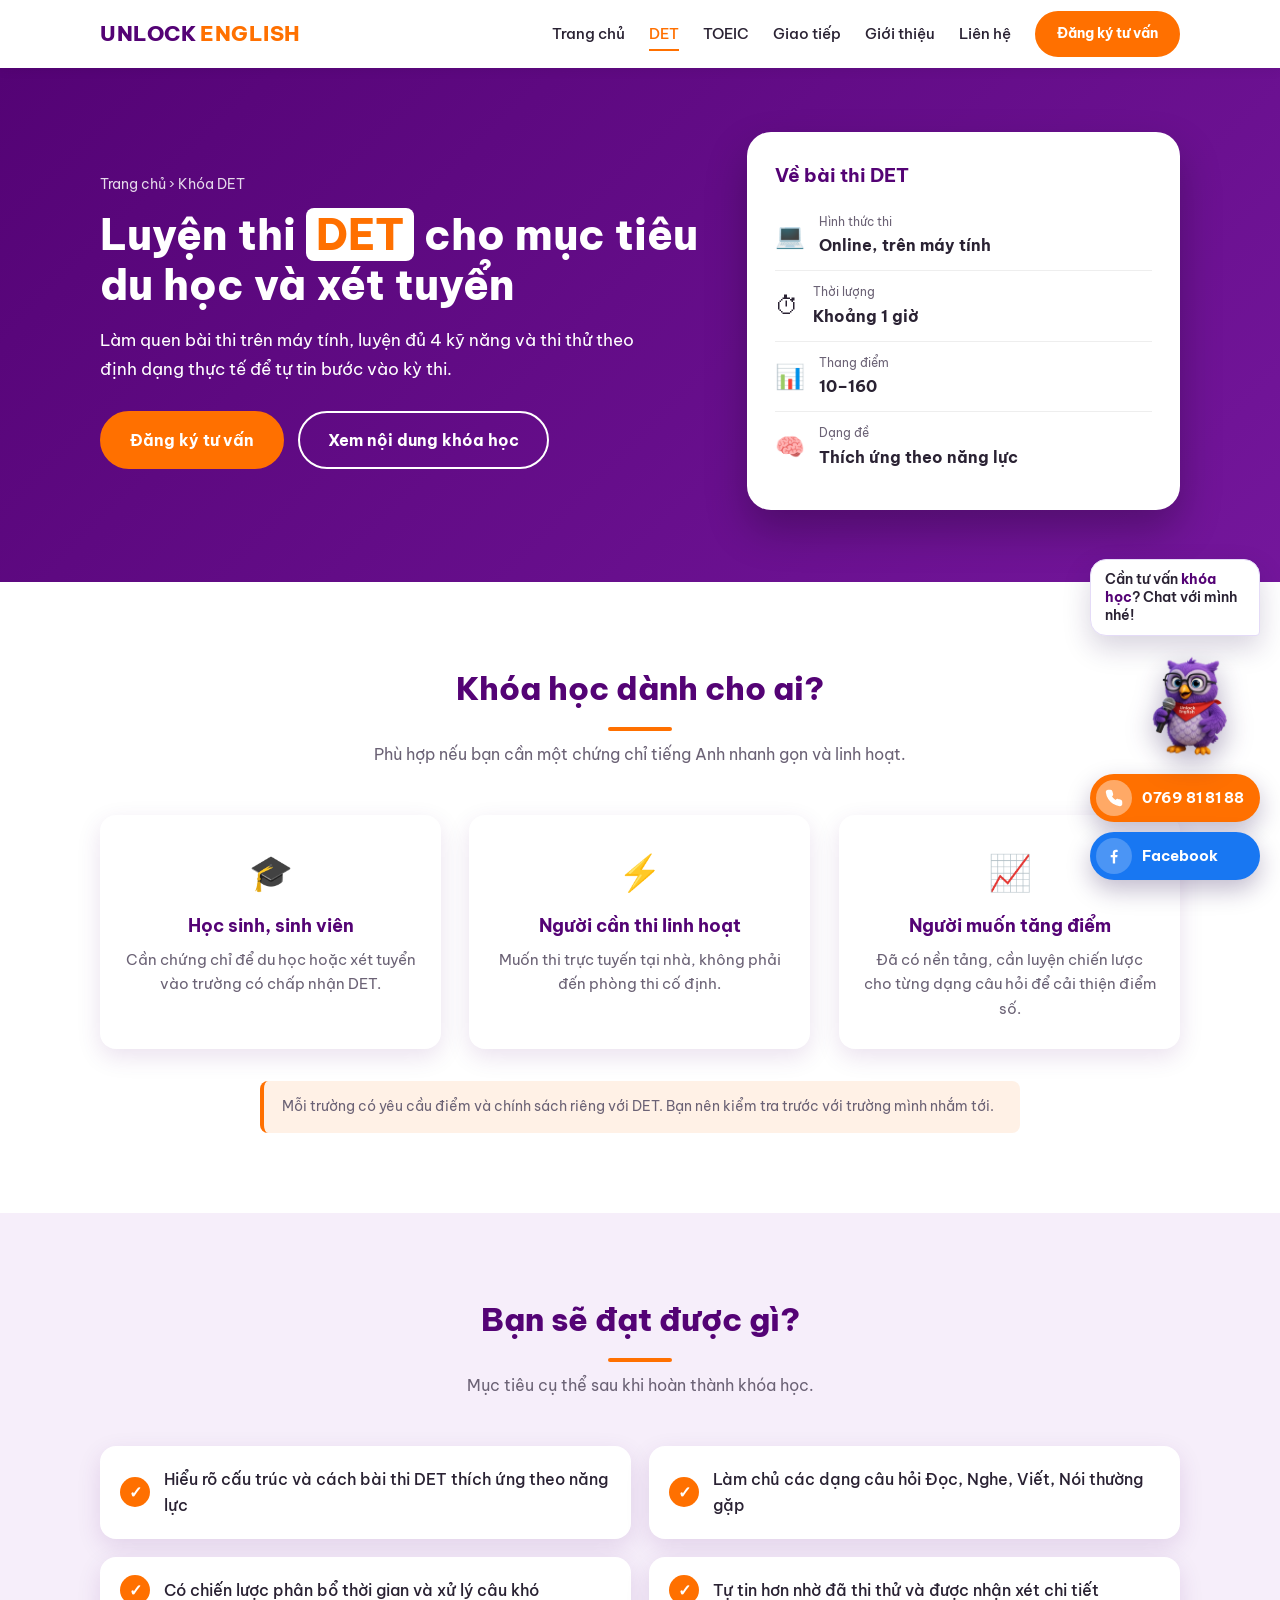
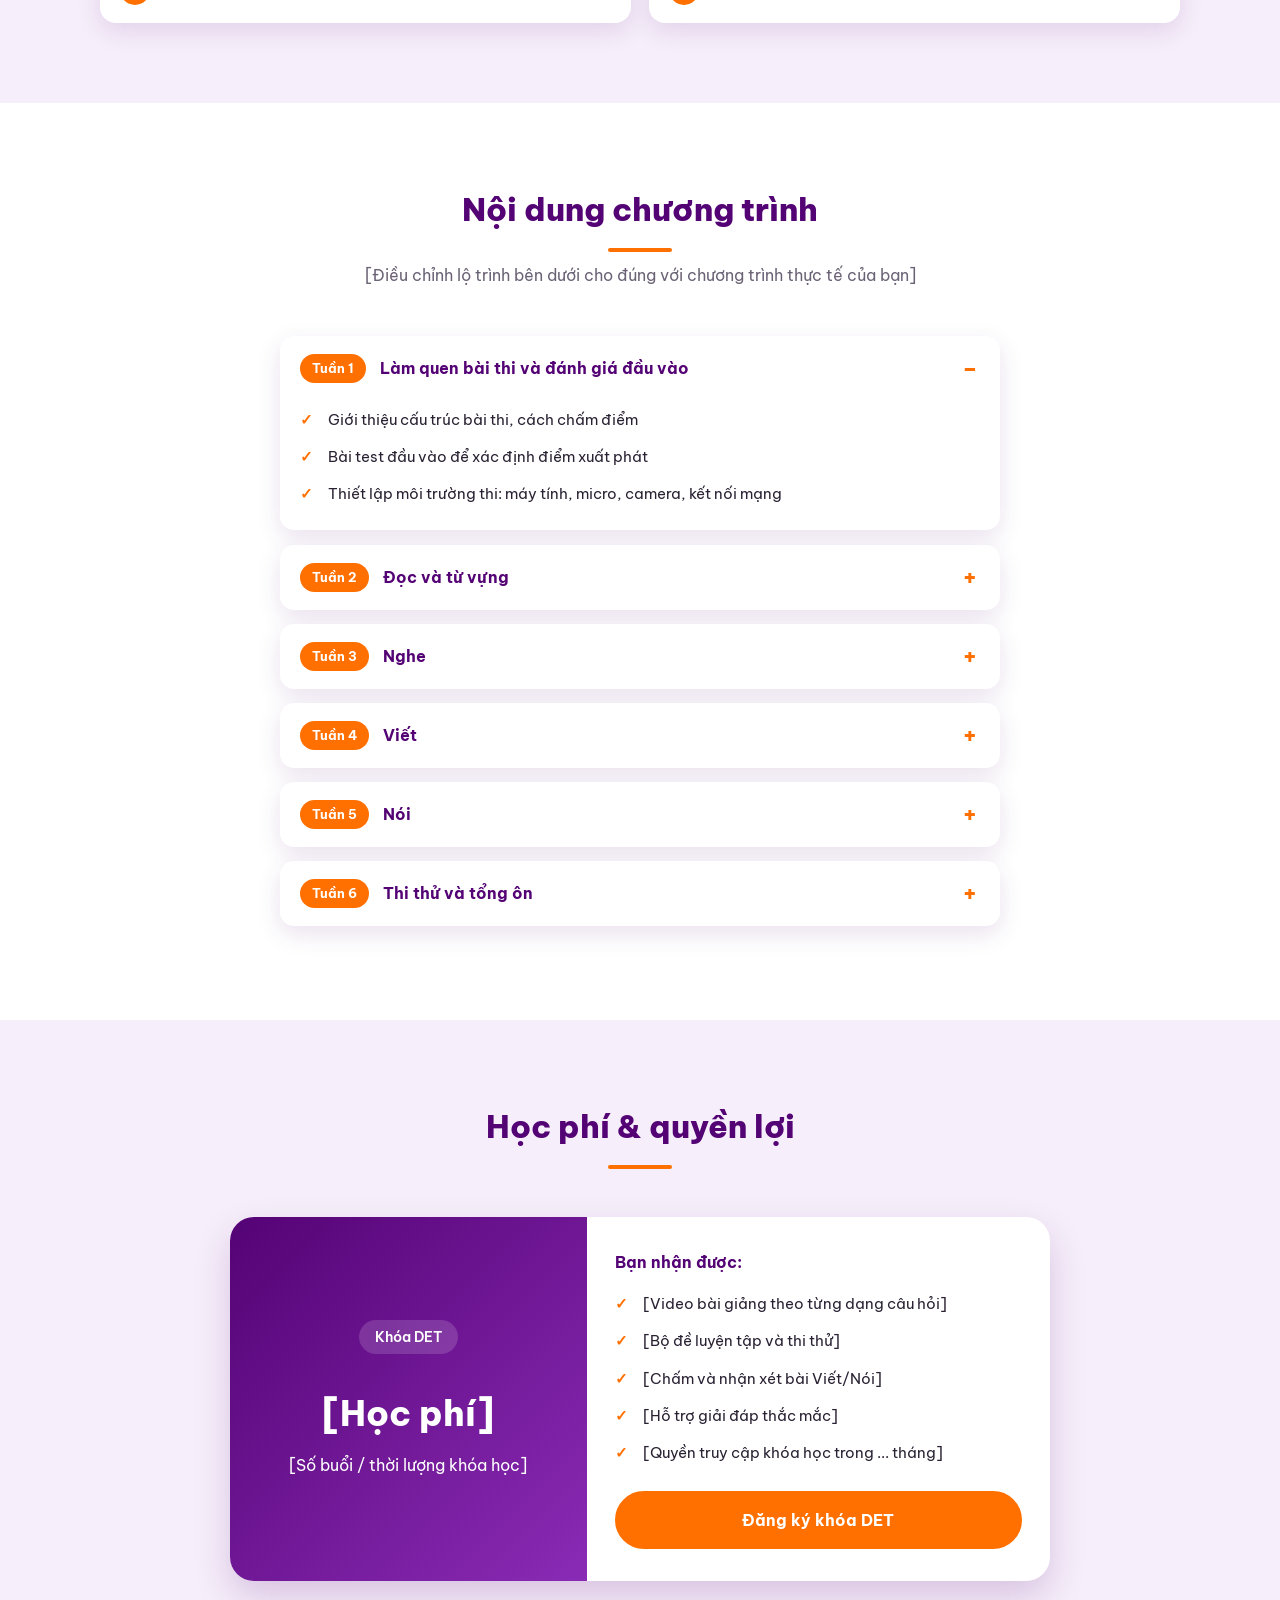
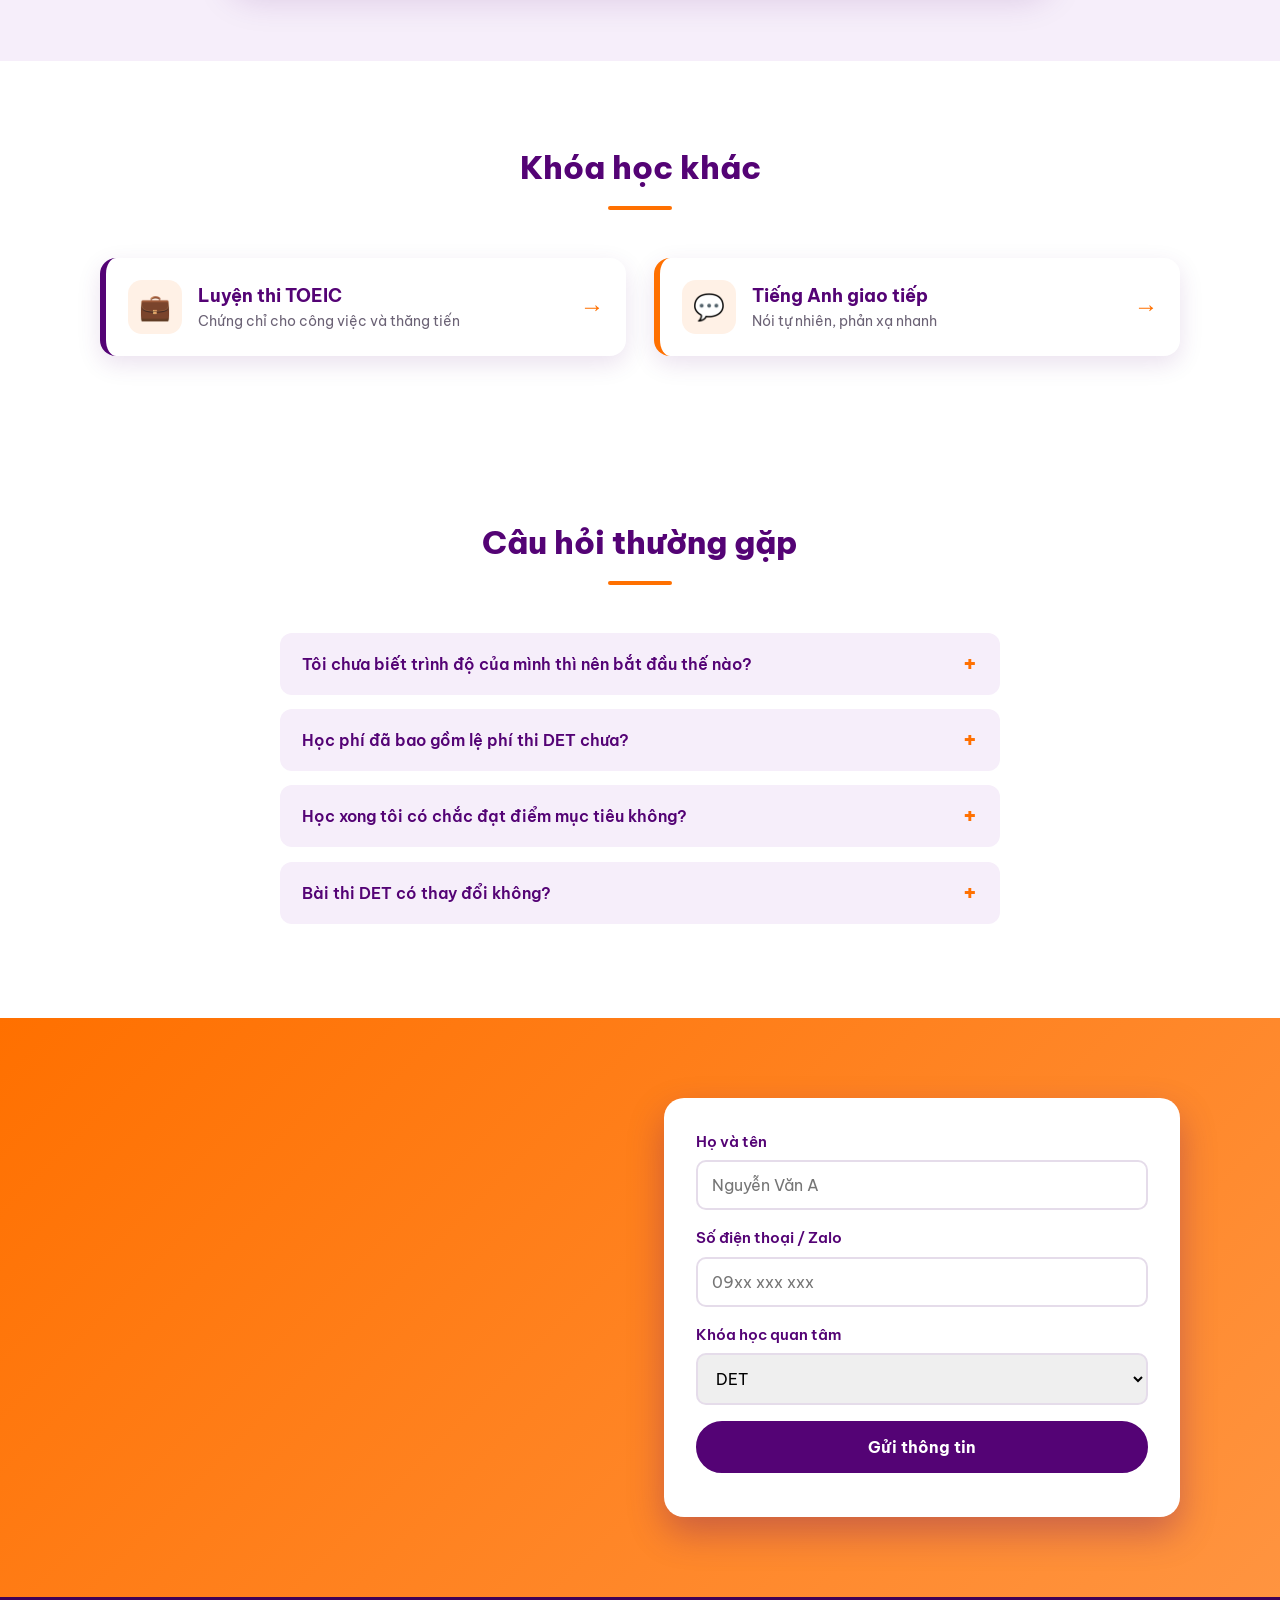
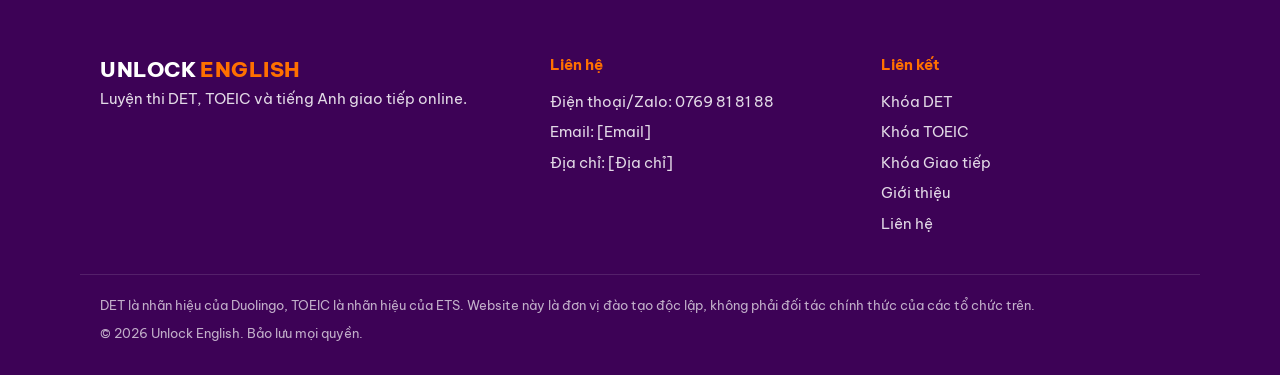
<file: det.html>
<!DOCTYPE html>
<html lang="vi">
<head>
  <meta charset="UTF-8">
  <meta name="viewport" content="width=device-width, initial-scale=1.0">
  <title>Khóa luyện thi DET | Unlock English</title>
  <meta name="description" content="Khóa luyện thi DET online: làm quen định dạng, luyện 4 kỹ năng, thi thử và nhận xét kết quả.">
  <link rel="preconnect" href="https://fonts.googleapis.com">
  <link rel="preconnect" href="https://fonts.gstatic.com" crossorigin>
  <link href="https://fonts.googleapis.com/css2?family=Be+Vietnam+Pro:wght@400;500;600;700;800&display=swap" rel="stylesheet">
  <link rel="stylesheet" href="style.css">
  <script>document.documentElement.classList.add('js');</script>
</head>
<body>
    <div class="progress" id="progress"></div>

    <header class="header">
        <div class="container header__inner">
            <a href="index.html" class="logo">UNLOCK<span>ENGLISH</span></a>
            <button class="nav-toggle" id="navToggle" aria-label="Mở menu" aria-expanded="false" aria-controls="nav"><span></span><span></span><span></span></button>
            <nav class="nav" id="nav">
                <a href="index.html">Trang chủ</a>
                <a href="det.html" class="active">DET</a>
                <a href="toeic.html">TOEIC</a>
                <a href="giao-tiep.html">Giao tiếp</a>
                <a href="gioi-thieu.html">Giới thiệu</a>
                <a href="lien-he.html">Liên hệ</a>
                <a href="#dang-ky" class="btn btn--small">Đăng ký tư vấn</a>
            </nav>
        </div>
    </header>

    <main id="top">

        <section class="page-hero">
            <div class="container page-hero__inner">
                <div class="page-hero__text">
                    <p class="breadcrumb"><a href="index.html">Trang chủ</a> › Khóa DET</p>
                    <h1>Luyện thi <em>DET</em> cho mục tiêu du học và xét tuyển</h1>
                    <p>Làm quen bài thi trên máy tính, luyện đủ 4 kỹ năng và thi thử theo định dạng thực tế để tự tin bước vào kỳ thi.</p>
                    <div class="hero__actions">
                        <a href="#dang-ky" class="btn">Đăng ký tư vấn</a>
                        <a href="#chuong-trinh" class="btn btn--outline">Xem nội dung khóa học</a>
                    </div>
                </div>
                <div class="page-hero__card">
                    <h3>Về bài thi DET</h3>
                    <ul class="facts">
                        <li><span>💻</span><div><small>Hình thức thi</small><strong>Online, trên máy tính</strong></div></li>
                        <li><span>⏱</span><div><small>Thời lượng</small><strong>Khoảng 1 giờ</strong></div></li>
                        <li><span>📊</span><div><small>Thang điểm</small><strong>10–160</strong></div></li>
                        <li><span>🧠</span><div><small>Dạng đề</small><strong>Thích ứng theo năng lực</strong></div></li>
                    </ul>
                </div>
            </div>
        </section>

        <section class="section">
            <div class="container">
                <div class="section__head">
                    <h2>Khóa học dành cho ai?</h2>
                    <p>Phù hợp nếu bạn cần một chứng chỉ tiếng Anh nhanh gọn và linh hoạt.</p>
                </div>
                <div class="grid grid--3">
                    <div class="feature">
                        <div class="feature__icon">🎓</div>
                        <h4>Học sinh, sinh viên</h4>
                        <p>Cần chứng chỉ để du học hoặc xét tuyển vào trường có chấp nhận DET.</p>
                    </div>
                    <div class="feature">
                        <div class="feature__icon">⚡</div>
                        <h4>Người cần thi linh hoạt</h4>
                        <p>Muốn thi trực tuyến tại nhà, không phải đến phòng thi cố định.</p>
                    </div>
                    <div class="feature">
                        <div class="feature__icon">📈</div>
                        <h4>Người muốn tăng điểm</h4>
                        <p>Đã có nền tảng, cần luyện chiến lược cho từng dạng câu hỏi để cải thiện điểm số.</p>
                    </div>
                </div>
                <p class="page-note">Mỗi trường có yêu cầu điểm và chính sách riêng với DET. Bạn nên kiểm tra trước với trường mình nhắm tới.</p>
            </div>
        </section>

        <section class="section section--tint">
            <div class="container">
                <div class="section__head">
                    <h2>Bạn sẽ đạt được gì?</h2>
                    <p>Mục tiêu cụ thể sau khi hoàn thành khóa học.</p>
                </div>
                <ul class="outcomes">
                    <li class="out">Hiểu rõ cấu trúc và cách bài thi DET thích ứng theo năng lực</li>
                    <li class="out">Làm chủ các dạng câu hỏi Đọc, Nghe, Viết, Nói thường gặp</li>
                    <li class="out">Có chiến lược phân bổ thời gian và xử lý câu khó</li>
                    <li class="out">Tự tin hơn nhờ đã thi thử và được nhận xét chi tiết</li>
                </ul>
            </div>
        </section>

        <section class="section" id="chuong-trinh">
            <div class="container container--narrow">
                <div class="section__head">
                    <h2>Nội dung chương trình</h2>
                    <p>[Điều chỉnh lộ trình bên dưới cho đúng với chương trình thực tế của bạn]</p>
                </div>
                <details class="curr" open>
                    <summary><span class="curr__tag">Tuần 1</span>Làm quen bài thi và đánh giá đầu vào</summary>
                    <ul class="list"><li>Giới thiệu cấu trúc bài thi, cách chấm điểm</li><li>Bài test đầu vào để xác định điểm xuất phát</li><li>Thiết lập môi trường thi: máy tính, micro, camera, kết nối mạng</li></ul>
                </details>
                <details class="curr">
                    <summary><span class="curr__tag">Tuần 2</span>Đọc và từ vựng</summary>
                    <ul class="list"><li>Phân biệt từ thật/giả (Read and Select)</li><li>Điền từ vào chỗ trống (Fill in the Blanks)</li><li>Đọc hiểu tương tác (Interactive Reading)</li></ul>
                </details>
                <details class="curr">
                    <summary><span class="curr__tag">Tuần 3</span>Nghe</summary>
                    <ul class="list"><li>Nghe và gõ lại chính xác (Listen and Type)</li><li>Nghe hiểu hội thoại tương tác</li><li>Kỹ thuật ghi nhớ và chính tả khi nghe</li></ul>
                </details>
                <details class="curr">
                    <summary><span class="curr__tag">Tuần 4</span>Viết</summary>
                    <ul class="list"><li>Viết mô tả tranh (Write About the Photo)</li><li>Viết tương tác theo chủ đề</li><li>Luyện đoạn viết ngắn (Writing Sample)</li></ul>
                </details>
                <details class="curr">
                    <summary><span class="curr__tag">Tuần 5</span>Nói</summary>
                    <ul class="list"><li>Nói về bức tranh (Speak About the Photo)</li><li>Luyện hội thoại tương tác</li><li>Luyện bài nói ngắn (Speaking Sample)</li></ul>
                </details>
                <details class="curr">
                    <summary><span class="curr__tag">Tuần 6</span>Thi thử và tổng ôn</summary>
                    <ul class="list"><li>Thi thử toàn bộ theo định dạng thực tế</li><li>Nhận xét điểm mạnh, điểm yếu</li><li>Kế hoạch ôn tập cuối cùng trước ngày thi</li></ul>
                </details>
            </div>
        </section>

        <section class="section section--tint">
            <div class="container">
                <div class="section__head">
                    <h2>Học phí &amp; quyền lợi</h2>
                </div>
                <div class="price">
                    <div class="price__left">
                        <span class="badge">Khóa DET</span>
                        <div class="price__amount">[Học phí]</div>
                        <p>[Số buổi / thời lượng khóa học]</p>
                    </div>
                    <div class="price__right">
                        <h4>Bạn nhận được:</h4>
                        <ul class="list"><li>[Video bài giảng theo từng dạng câu hỏi]</li><li>[Bộ đề luyện tập và thi thử]</li><li>[Chấm và nhận xét bài Viết/Nói]</li><li>[Hỗ trợ giải đáp thắc mắc]</li><li>[Quyền truy cập khóa học trong ... tháng]</li></ul>
                        <a href="#dang-ky" class="btn btn--full">Đăng ký khóa DET</a>
                    </div>
                </div>
            </div>
        </section>

        <section class="section">
            <div class="container">
                <div class="section__head">
                    <h2>Khóa học khác</h2>
                </div>
                <div class="grid grid--2">
                    <a href="toeic.html" class="mini mini--toeic">
                        <div class="mini__icon">💼</div>
                        <div><strong>Luyện thi TOEIC</strong><p>Chứng chỉ cho công việc và thăng tiến</p></div>
                        <span class="mini__arrow">→</span>
                    </a>
                    <a href="giao-tiep.html" class="mini mini--gt">
                        <div class="mini__icon">💬</div>
                        <div><strong>Tiếng Anh giao tiếp</strong><p>Nói tự nhiên, phản xạ nhanh</p></div>
                        <span class="mini__arrow">→</span>
                    </a>
                </div>
            </div>
        </section>

        <section class="section" id="hoi-dap">
            <div class="container container--narrow">
                <div class="section__head">
                    <h2>Câu hỏi thường gặp</h2>
                </div>
                <details class="faq">
                    <summary>Tôi chưa biết trình độ của mình thì nên bắt đầu thế nào?</summary>
                    <p>Bạn có thể đăng ký làm bài kiểm tra đầu vào miễn phí. Chúng tôi sẽ tư vấn lộ trình phù hợp.</p>
                </details>
                <details class="faq">
                    <summary>Học phí đã bao gồm lệ phí thi DET chưa?</summary>
                    <p>[Điền thông tin của bạn. Thông thường lệ phí thi do đơn vị tổ chức thi quy định và thu riêng với học phí.]</p>
                </details>
                <details class="faq">
                    <summary>Học xong tôi có chắc đạt điểm mục tiêu không?</summary>
                    <p>[Điền chính sách cam kết đầu ra của bạn, nếu có. Kết quả thi còn phụ thuộc vào quá trình học và nền tảng của mỗi người.]</p>
                </details>
                <details class="faq">
                    <summary>Bài thi DET có thay đổi không?</summary>
                    <p>Đơn vị tổ chức thi có thể cập nhật định dạng theo thời gian. Chương trình học sẽ được cập nhật theo, và bạn nên kiểm tra thông tin mới nhất trên trang chính thức.</p>
                </details>
            </div>
        </section>


        <section class="cta" id="dang-ky">
            <div class="container cta__inner">
                <div class="cta__text">
                    <h2>Đăng ký nhận tư vấn miễn phí</h2>
                    <p>Để lại thông tin, chúng tôi sẽ liên hệ để tư vấn lộ trình phù hợp cho bạn.</p>
                </div>
                <!-- Form này chỉ là giao diện. Cần gắn dịch vụ nhận dữ liệu (Google Forms, Formspree…) để hoạt động -->
                <form class="form" action="#" method="post">
                    <label>
                        Họ và tên
                        <input type="text" name="ten" placeholder="Nguyễn Văn A" required>
                    </label>
                    <label>
                        Số điện thoại / Zalo
                        <input type="tel" name="sdt" placeholder="09xx xxx xxx" required>
                    </label>
                    <label>
                        Khóa học quan tâm
                        <select name="khoa">
                            <option selected>DET</option>
                            <option>TOEIC</option>
                            <option>Giao tiếp</option>
                            <option>Chưa biết, cần tư vấn</option>
                        </select>
                    </label>
                    <button type="submit" class="btn btn--full">Gửi thông tin</button>
                </form>
            </div>
        </section>

    </main>

    <footer class="footer">
        <div class="container footer__inner">
            <div>
                <div class="logo logo--light">UNLOCK<span>ENGLISH</span></div>
                <p>Luyện thi DET, TOEIC và tiếng Anh giao tiếp online.</p>
            </div>
            <div>
                <h4>Liên hệ</h4>
                <p>Điện thoại/Zalo: <a href="tel:0769818188">0769 81 81 88</a></p>
                <p>Email: [Email]</p>
                <p>Địa chỉ: [Địa chỉ]</p>
            </div>
            <div>
                <h4>Liên kết</h4>
                <p><a href="det.html">Khóa DET</a></p>
                <p><a href="toeic.html">Khóa TOEIC</a></p>
                <p><a href="giao-tiep.html">Khóa Giao tiếp</a></p>
                <p><a href="gioi-thieu.html">Giới thiệu</a></p>
                <p><a href="lien-he.html">Liên hệ</a></p>
            </div>
        </div>
        <div class="container footer__note">
            <p>DET là nhãn hiệu của Duolingo, TOEIC là nhãn hiệu của ETS. Website này là đơn vị đào tạo độc lập, không phải đối tác chính thức của các tổ chức trên.</p>
            <p>© 2026 Unlock English. Bảo lưu mọi quyền.</p>
        </div>
    </footer>

    <!-- ===== KHU VỰC LIÊN LẠC NỔI (linh vật cú) ===== -->
    <div class="fab" id="lien-he-nhanh">
        <div class="fab-bub">Cần tư vấn <b>khóa học</b>? Chat với mình nhé!</div>
        <a class="fab-owl" href="https://zalo.me/0769818188" target="_blank" rel="noopener" aria-label="Linh vật cú tím - nhắn Zalo tư vấn">
            <img src="images/linh-vat.png" alt="Linh vật cú tím cầm micro">
        </a>
        <div class="fab-btns">
            <a class="fab-btn fab-call" href="tel:0769818188">
                <span class="ic"><svg width="18" height="18" viewBox="0 0 24 24" fill="currentColor" stroke="currentColor" stroke-width="2" stroke-linecap="round" stroke-linejoin="round" aria-hidden="true"><path d="M22 16.9v3a2 2 0 0 1-2.2 2 19.8 19.8 0 0 1-8.6-3.1 19.5 19.5 0 0 1-6-6A19.8 19.8 0 0 1 2.1 4.2 2 2 0 0 1 4.1 2h3a2 2 0 0 1 2 1.7c.1 1 .4 1.9.7 2.8a2 2 0 0 1-.5 2.1L8 9.9a16 16 0 0 0 6 6l1.3-1.3a2 2 0 0 1 2.1-.4c.9.3 1.8.6 2.8.7a2 2 0 0 1 1.7 2z" /></svg></span>
                <span>0769 81 81 88</span>
            </a>
            <a class="fab-btn fab-fb" href="https://www.facebook.com/unlockenglishDET" target="_blank" rel="noopener">
                <span class="ic"><svg width="18" height="18" viewBox="0 0 24 24" fill="currentColor" aria-hidden="true"><path d="M13.5 22v-8.2h2.8l.5-3.3h-3.3V8.4c0-.9.4-1.7 1.8-1.7h1.6V3.9c-.3 0-1.3-.2-2.4-.2-2.5 0-4.1 1.5-4.1 4.2v2.6H7.6v3.3h2.8V22z" /></svg></span>
                <span>Facebook</span>
            </a>
        </div>
    </div>

    <a href="#top" class="to-top" id="toTop" aria-label="Lên đầu trang">↑</a>
    <script src="script.js"></script>
    <script src="form-gui.js"></script>
</body>
</html>
</file>
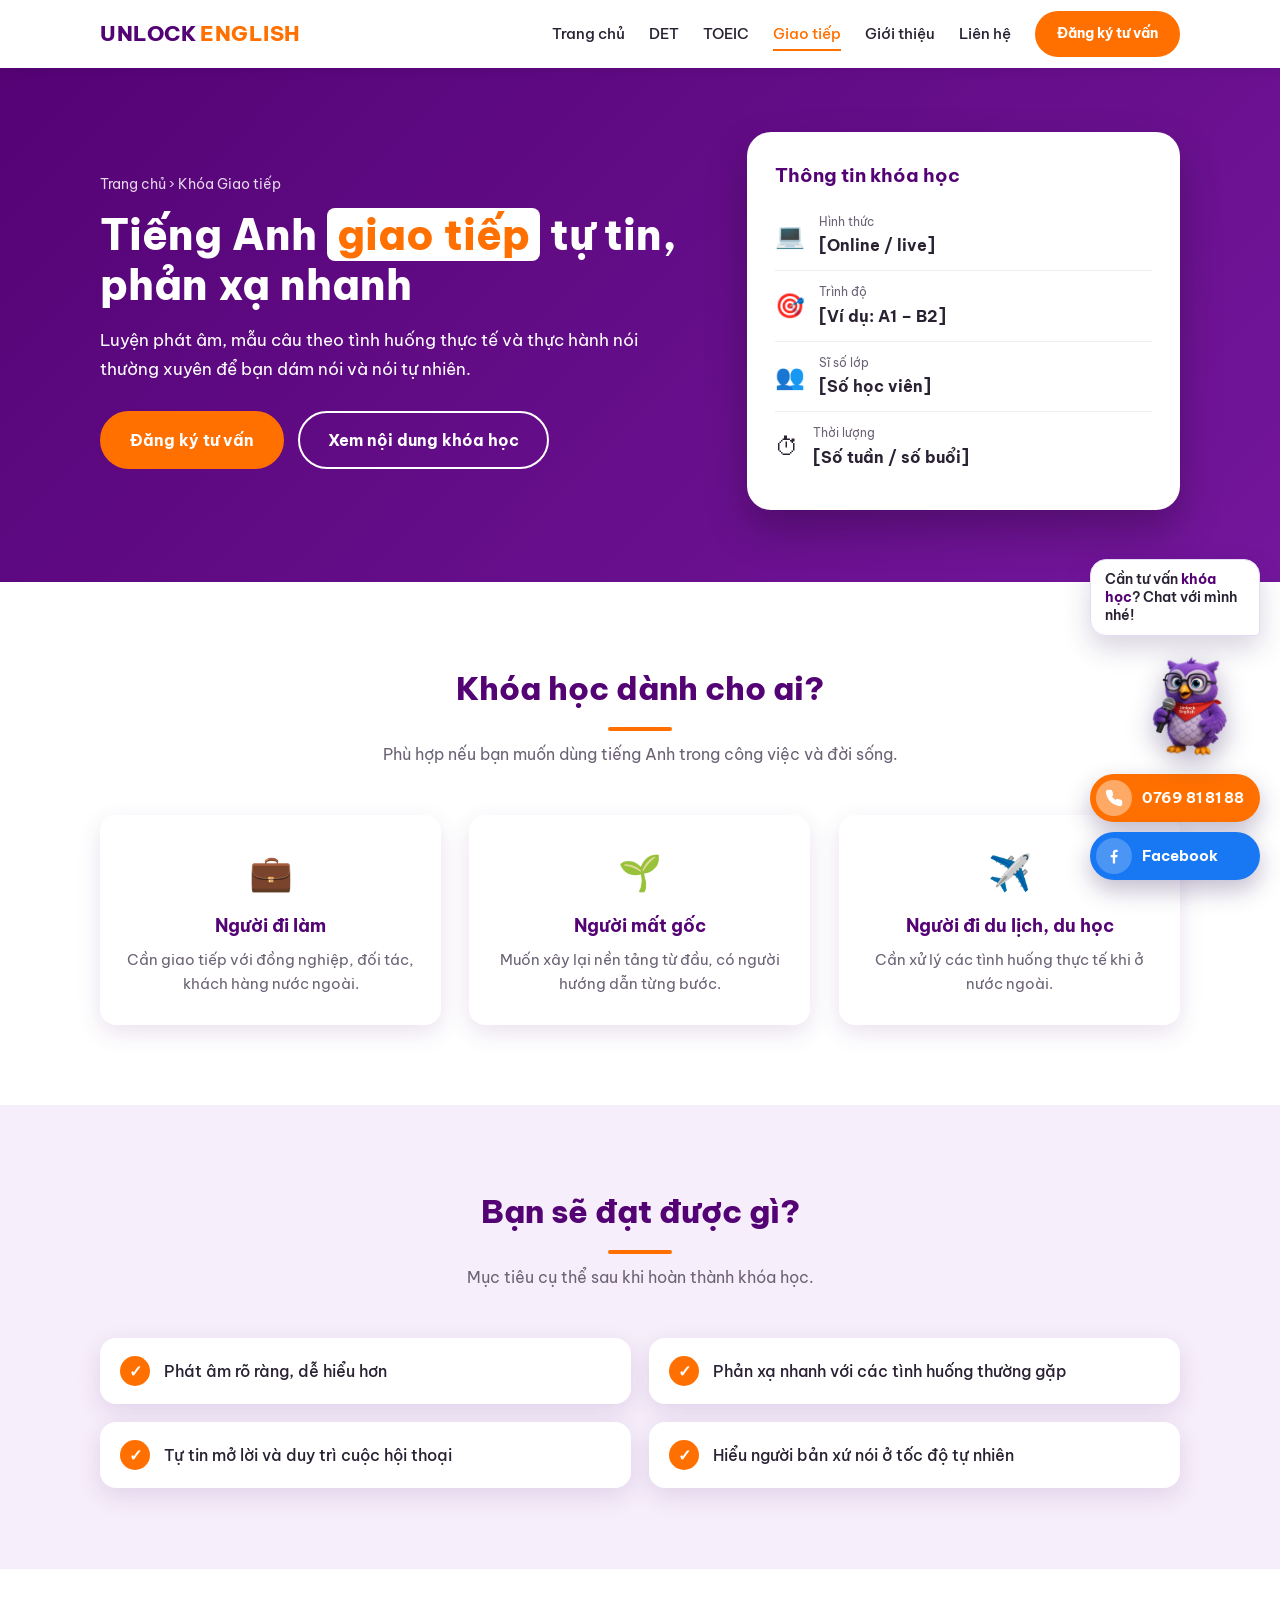
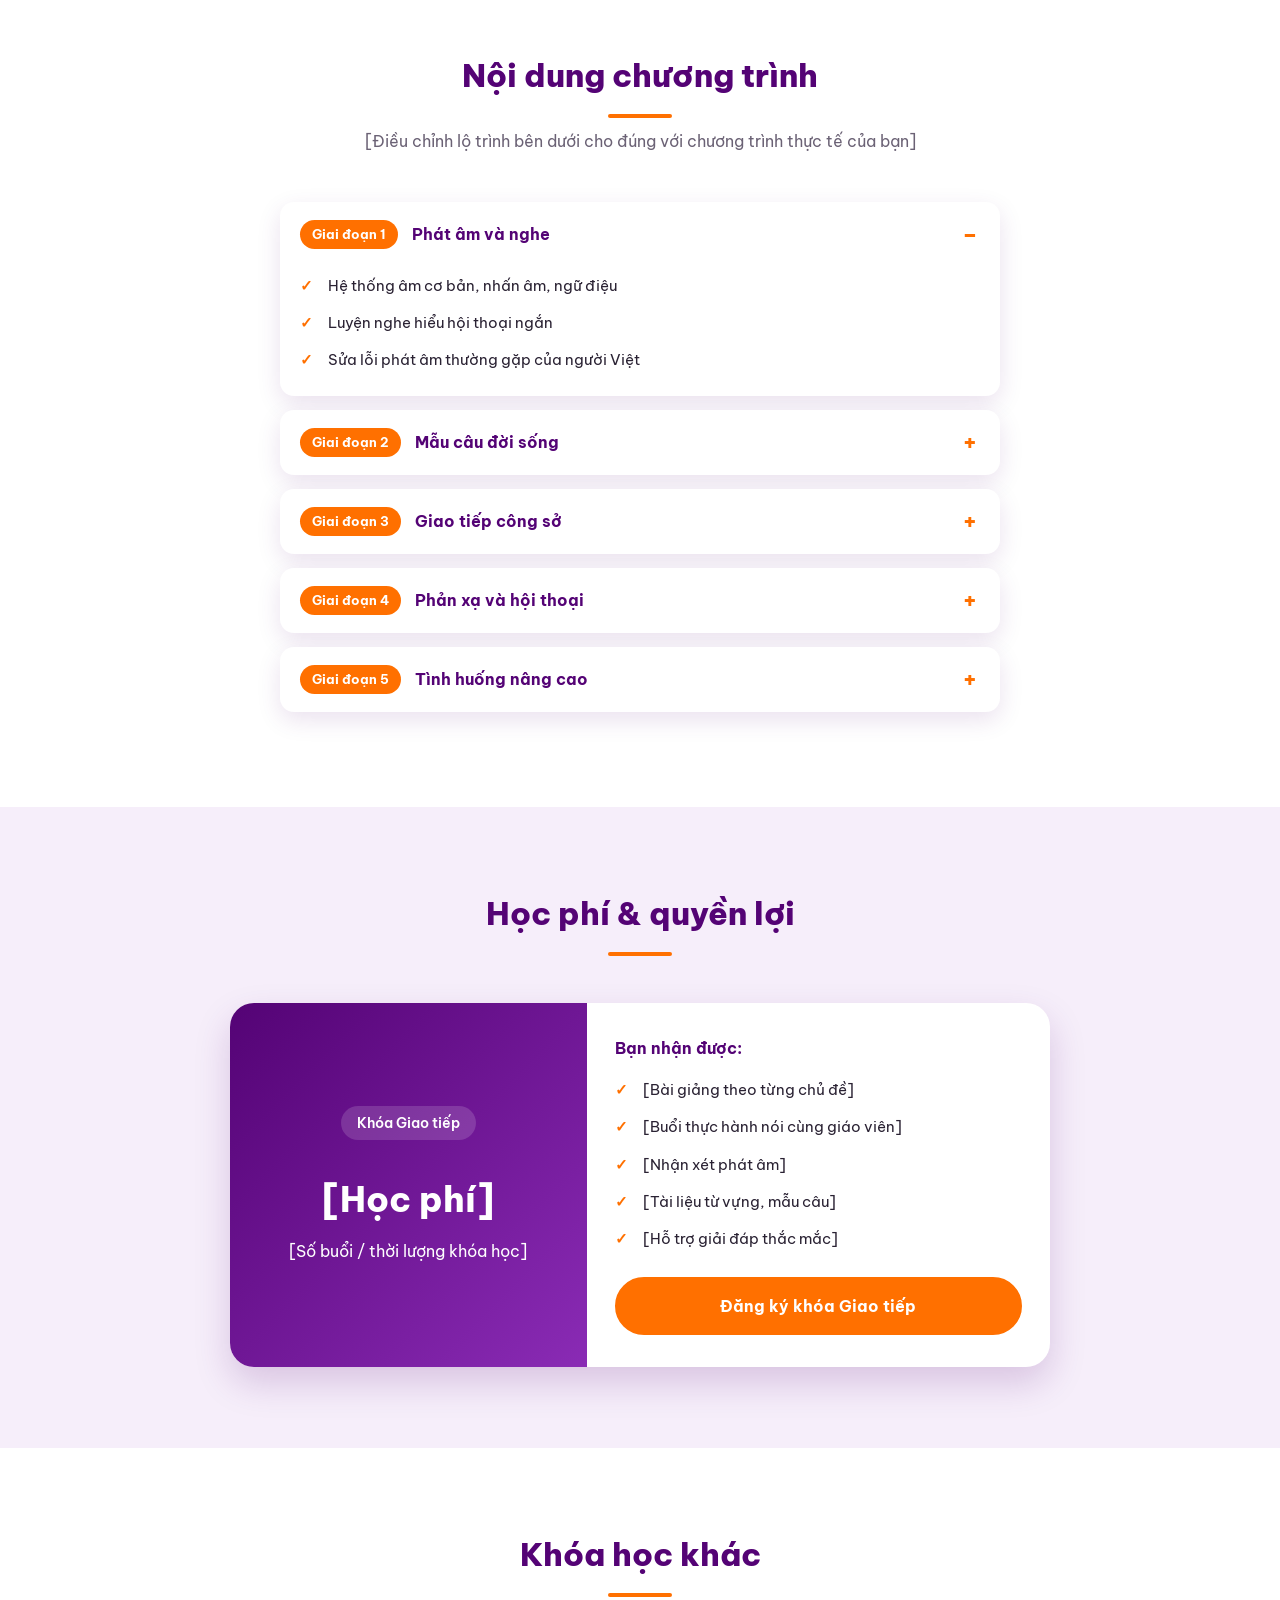
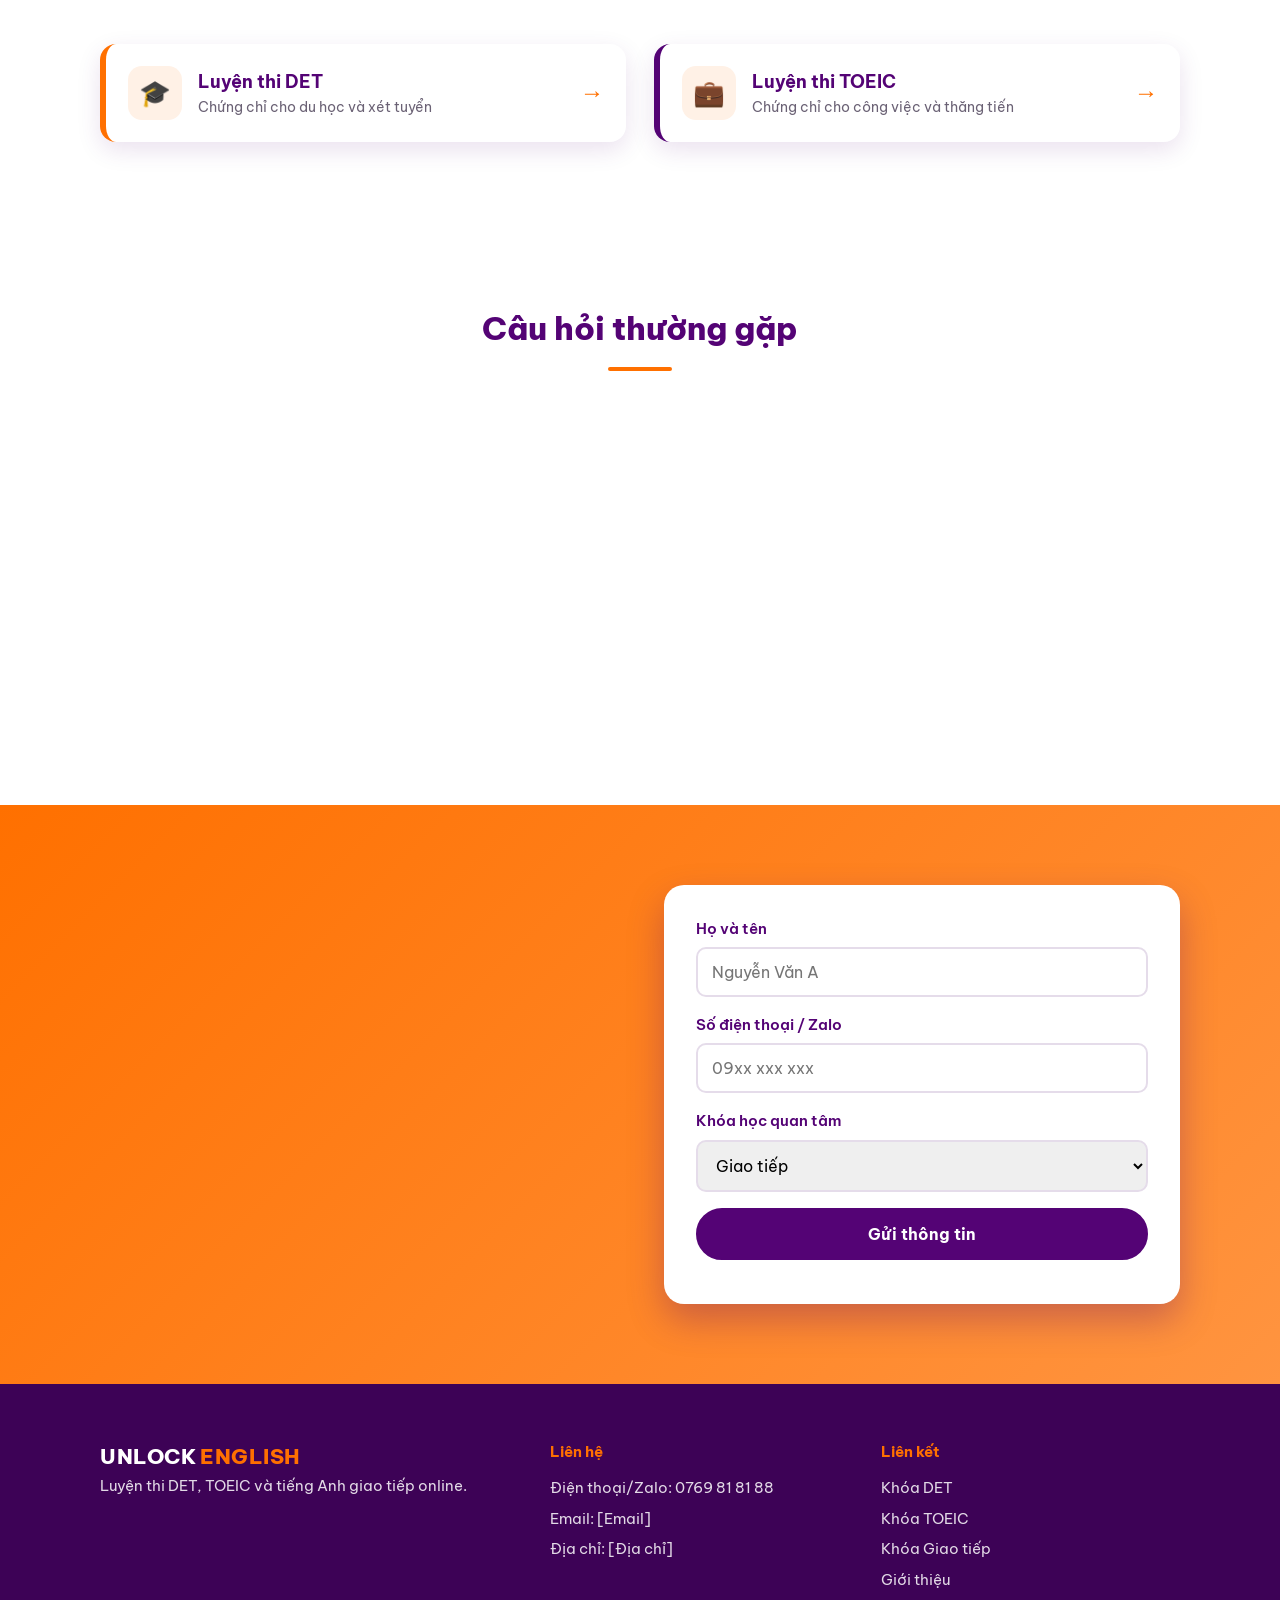
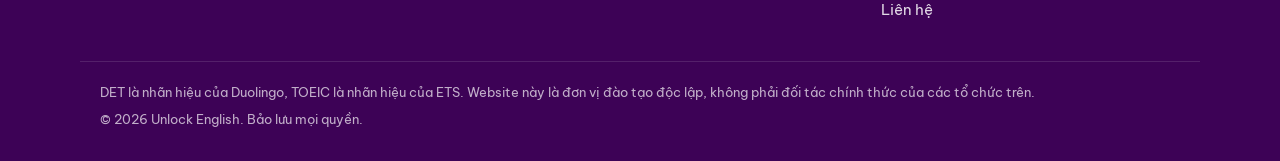
<file: giao-tiep.html>
<!DOCTYPE html>
<html lang="vi">
<head>
  <meta charset="UTF-8">
  <meta name="viewport" content="width=device-width, initial-scale=1.0">
  <title>Khóa tiếng Anh giao tiếp | Unlock English</title>
  <meta name="description" content="Khóa tiếng Anh giao tiếp online: phát âm, mẫu câu theo tình huống, luyện nói cùng giáo viên.">
  <link rel="preconnect" href="https://fonts.googleapis.com">
  <link rel="preconnect" href="https://fonts.gstatic.com" crossorigin>
  <link href="https://fonts.googleapis.com/css2?family=Be+Vietnam+Pro:wght@400;500;600;700;800&display=swap" rel="stylesheet">
  <link rel="stylesheet" href="style.css">
  <script>document.documentElement.classList.add('js');</script>
</head>
<body>
    <div class="progress" id="progress"></div>

    <header class="header">
        <div class="container header__inner">
            <a href="index.html" class="logo">UNLOCK<span>ENGLISH</span></a>
            <button class="nav-toggle" id="navToggle" aria-label="Mở menu" aria-expanded="false" aria-controls="nav"><span></span><span></span><span></span></button>
            <nav class="nav" id="nav">
                <a href="index.html">Trang chủ</a>
                <a href="det.html">DET</a>
                <a href="toeic.html">TOEIC</a>
                <a href="giao-tiep.html" class="active">Giao tiếp</a>
                <a href="gioi-thieu.html">Giới thiệu</a>
                <a href="lien-he.html">Liên hệ</a>
                <a href="#dang-ky" class="btn btn--small">Đăng ký tư vấn</a>
            </nav>
        </div>
    </header>

    <main id="top">

        <section class="page-hero">
            <div class="container page-hero__inner">
                <div class="page-hero__text">
                    <p class="breadcrumb"><a href="index.html">Trang chủ</a> › Khóa Giao tiếp</p>
                    <h1>Tiếng Anh <em>giao tiếp</em> tự tin, phản xạ nhanh</h1>
                    <p>Luyện phát âm, mẫu câu theo tình huống thực tế và thực hành nói thường xuyên để bạn dám nói và nói tự nhiên.</p>
                    <div class="hero__actions">
                        <a href="#dang-ky" class="btn">Đăng ký tư vấn</a>
                        <a href="#chuong-trinh" class="btn btn--outline">Xem nội dung khóa học</a>
                    </div>
                </div>
                <div class="page-hero__card">
                    <h3>Thông tin khóa học</h3>
                    <ul class="facts">
                        <li><span>💻</span><div><small>Hình thức</small><strong>[Online / live]</strong></div></li>
                        <li><span>🎯</span><div><small>Trình độ</small><strong>[Ví dụ: A1 – B2]</strong></div></li>
                        <li><span>👥</span><div><small>Sĩ số lớp</small><strong>[Số học viên]</strong></div></li>
                        <li><span>⏱</span><div><small>Thời lượng</small><strong>[Số tuần / số buổi]</strong></div></li>
                    </ul>
                </div>
            </div>
        </section>

        <section class="section">
            <div class="container">
                <div class="section__head">
                    <h2>Khóa học dành cho ai?</h2>
                    <p>Phù hợp nếu bạn muốn dùng tiếng Anh trong công việc và đời sống.</p>
                </div>
                <div class="grid grid--3">
                    <div class="feature">
                        <div class="feature__icon">💼</div>
                        <h4>Người đi làm</h4>
                        <p>Cần giao tiếp với đồng nghiệp, đối tác, khách hàng nước ngoài.</p>
                    </div>
                    <div class="feature">
                        <div class="feature__icon">🌱</div>
                        <h4>Người mất gốc</h4>
                        <p>Muốn xây lại nền tảng từ đầu, có người hướng dẫn từng bước.</p>
                    </div>
                    <div class="feature">
                        <div class="feature__icon">✈️</div>
                        <h4>Người đi du lịch, du học</h4>
                        <p>Cần xử lý các tình huống thực tế khi ở nước ngoài.</p>
                    </div>
                </div>
            </div>
        </section>

        <section class="section section--tint">
            <div class="container">
                <div class="section__head">
                    <h2>Bạn sẽ đạt được gì?</h2>
                    <p>Mục tiêu cụ thể sau khi hoàn thành khóa học.</p>
                </div>
                <ul class="outcomes">
                    <li class="out">Phát âm rõ ràng, dễ hiểu hơn</li>
                    <li class="out">Phản xạ nhanh với các tình huống thường gặp</li>
                    <li class="out">Tự tin mở lời và duy trì cuộc hội thoại</li>
                    <li class="out">Hiểu người bản xứ nói ở tốc độ tự nhiên</li>
                </ul>
            </div>
        </section>

        <section class="section" id="chuong-trinh">
            <div class="container container--narrow">
                <div class="section__head">
                    <h2>Nội dung chương trình</h2>
                    <p>[Điều chỉnh lộ trình bên dưới cho đúng với chương trình thực tế của bạn]</p>
                </div>
                <details class="curr" open>
                    <summary><span class="curr__tag">Giai đoạn 1</span>Phát âm và nghe</summary>
                    <ul class="list"><li>Hệ thống âm cơ bản, nhấn âm, ngữ điệu</li><li>Luyện nghe hiểu hội thoại ngắn</li><li>Sửa lỗi phát âm thường gặp của người Việt</li></ul>
                </details>
                <details class="curr">
                    <summary><span class="curr__tag">Giai đoạn 2</span>Mẫu câu đời sống</summary>
                    <ul class="list"><li>Chào hỏi, giới thiệu bản thân</li><li>Mua sắm, ăn uống, hỏi đường</li><li>Nói về sở thích, thói quen, kế hoạch</li></ul>
                </details>
                <details class="curr">
                    <summary><span class="curr__tag">Giai đoạn 3</span>Giao tiếp công sở</summary>
                    <ul class="list"><li>Tham gia cuộc họp, trao đổi công việc</li><li>Gọi điện, viết và nói email cơ bản</li><li>Thuyết trình ngắn</li></ul>
                </details>
                <details class="curr">
                    <summary><span class="curr__tag">Giai đoạn 4</span>Phản xạ và hội thoại</summary>
                    <ul class="list"><li>Luyện đáp nhanh theo tình huống</li><li>Thực hành đối thoại cùng giáo viên</li><li>Nhận xét và sửa lỗi trực tiếp</li></ul>
                </details>
                <details class="curr">
                    <summary><span class="curr__tag">Giai đoạn 5</span>Tình huống nâng cao</summary>
                    <ul class="list"><li>Du lịch, đặt phòng, khám bệnh</li><li>Phỏng vấn xin việc</li><li>Thảo luận và nêu ý kiến</li></ul>
                </details>
            </div>
        </section>

        <section class="section section--tint">
            <div class="container">
                <div class="section__head">
                    <h2>Học phí &amp; quyền lợi</h2>
                </div>
                <div class="price">
                    <div class="price__left">
                        <span class="badge">Khóa Giao tiếp</span>
                        <div class="price__amount">[Học phí]</div>
                        <p>[Số buổi / thời lượng khóa học]</p>
                    </div>
                    <div class="price__right">
                        <h4>Bạn nhận được:</h4>
                        <ul class="list"><li>[Bài giảng theo từng chủ đề]</li><li>[Buổi thực hành nói cùng giáo viên]</li><li>[Nhận xét phát âm]</li><li>[Tài liệu từ vựng, mẫu câu]</li><li>[Hỗ trợ giải đáp thắc mắc]</li></ul>
                        <a href="#dang-ky" class="btn btn--full">Đăng ký khóa Giao tiếp</a>
                    </div>
                </div>
            </div>
        </section>

        <section class="section">
            <div class="container">
                <div class="section__head">
                    <h2>Khóa học khác</h2>
                </div>
                <div class="grid grid--2">
                    <a href="det.html" class="mini mini--det">
                        <div class="mini__icon">🎓</div>
                        <div><strong>Luyện thi DET</strong><p>Chứng chỉ cho du học và xét tuyển</p></div>
                        <span class="mini__arrow">→</span>
                    </a>
                    <a href="toeic.html" class="mini mini--toeic">
                        <div class="mini__icon">💼</div>
                        <div><strong>Luyện thi TOEIC</strong><p>Chứng chỉ cho công việc và thăng tiến</p></div>
                        <span class="mini__arrow">→</span>
                    </a>
                </div>
            </div>
        </section>

        <section class="section" id="hoi-dap">
            <div class="container container--narrow">
                <div class="section__head">
                    <h2>Câu hỏi thường gặp</h2>
                </div>
                <details class="faq">
                    <summary>Tôi mất gốc có học được không?</summary>
                    <p>Được. Chúng tôi sẽ kiểm tra trình độ đầu vào và xếp bạn vào lộ trình phù hợp, bắt đầu từ nền tảng.</p>
                </details>
                <details class="faq">
                    <summary>Mỗi buổi học diễn ra như thế nào?</summary>
                    <p>[Mô tả cấu trúc một buổi học: khởi động, học mẫu câu, thực hành nói, sửa lỗi…]</p>
                </details>
                <details class="faq">
                    <summary>Mất bao lâu để nói tự tin?</summary>
                    <p>Tùy vào nền tảng và thời gian luyện tập của mỗi người. Việc thực hành đều đặn là yếu tố quan trọng nhất.</p>
                </details>
                <details class="faq">
                    <summary>Có học thử trước không?</summary>
                    <p>[Điền chính sách học thử của bạn.]</p>
                </details>
            </div>
        </section>

        <section class="cta" id="dang-ky">
            <div class="container cta__inner">
                <div class="cta__text">
                    <h2>Đăng ký nhận tư vấn miễn phí</h2>
                    <p>Để lại thông tin, chúng tôi sẽ liên hệ để tư vấn lộ trình phù hợp cho bạn.</p>
                </div>
                <!-- Form này chỉ là giao diện. Cần gắn dịch vụ nhận dữ liệu (Google Forms, Formspree…) để hoạt động -->
                <form class="form" action="#" method="post">
                    <label>
                        Họ và tên
                        <input type="text" name="ten" placeholder="Nguyễn Văn A" required>
                    </label>
                    <label>
                        Số điện thoại / Zalo
                        <input type="tel" name="sdt" placeholder="09xx xxx xxx" required>
                    </label>
                    <label>
                        Khóa học quan tâm
                        <select name="khoa">
                            <option>DET</option>
                            <option>TOEIC</option>
                            <option selected>Giao tiếp</option>
                            <option>Chưa biết, cần tư vấn</option>
                        </select>
                    </label>
                    <button type="submit" class="btn btn--full">Gửi thông tin</button>
                </form>
            </div>
        </section>

    </main>

    <footer class="footer">
        <div class="container footer__inner">
            <div>
                <div class="logo logo--light">UNLOCK<span>ENGLISH</span></div>
                <p>Luyện thi DET, TOEIC và tiếng Anh giao tiếp online.</p>
            </div>
            <div>
                <h4>Liên hệ</h4>
                <p>Điện thoại/Zalo: <a href="tel:0769818188">0769 81 81 88</a></p>
                <p>Email: [Email]</p>
                <p>Địa chỉ: [Địa chỉ]</p>
            </div>
            <div>
                <h4>Liên kết</h4>
                <p><a href="det.html">Khóa DET</a></p>
                <p><a href="toeic.html">Khóa TOEIC</a></p>
                <p><a href="giao-tiep.html">Khóa Giao tiếp</a></p>
                <p><a href="gioi-thieu.html">Giới thiệu</a></p>
                <p><a href="lien-he.html">Liên hệ</a></p>
            </div>
        </div>
        <div class="container footer__note">
            <p>DET là nhãn hiệu của Duolingo, TOEIC là nhãn hiệu của ETS. Website này là đơn vị đào tạo độc lập, không phải đối tác chính thức của các tổ chức trên.</p>
            <p>© 2026 Unlock English. Bảo lưu mọi quyền.</p>
        </div>
    </footer>

    <!-- ===== KHU VỰC LIÊN LẠC NỔI (linh vật cú) ===== -->
    <div class="fab" id="lien-he-nhanh">
        <div class="fab-bub">Cần tư vấn <b>khóa học</b>? Chat với mình nhé!</div>
        <a class="fab-owl" href="https://zalo.me/0769818188" target="_blank" rel="noopener" aria-label="Linh vật cú tím - nhắn Zalo tư vấn">
            <img src="images/linh-vat.png" alt="Linh vật cú tím cầm micro">
        </a>
        <div class="fab-btns">
            <a class="fab-btn fab-call" href="tel:0769818188">
                <span class="ic"><svg width="18" height="18" viewBox="0 0 24 24" fill="currentColor" stroke="currentColor" stroke-width="2" stroke-linecap="round" stroke-linejoin="round" aria-hidden="true"><path d="M22 16.9v3a2 2 0 0 1-2.2 2 19.8 19.8 0 0 1-8.6-3.1 19.5 19.5 0 0 1-6-6A19.8 19.8 0 0 1 2.1 4.2 2 2 0 0 1 4.1 2h3a2 2 0 0 1 2 1.7c.1 1 .4 1.9.7 2.8a2 2 0 0 1-.5 2.1L8 9.9a16 16 0 0 0 6 6l1.3-1.3a2 2 0 0 1 2.1-.4c.9.3 1.8.6 2.8.7a2 2 0 0 1 1.7 2z" /></svg></span>
                <span>0769 81 81 88</span>
            </a>
            <a class="fab-btn fab-fb" href="https://www.facebook.com/unlockenglishDET" target="_blank" rel="noopener">
                <span class="ic"><svg width="18" height="18" viewBox="0 0 24 24" fill="currentColor" aria-hidden="true"><path d="M13.5 22v-8.2h2.8l.5-3.3h-3.3V8.4c0-.9.4-1.7 1.8-1.7h1.6V3.9c-.3 0-1.3-.2-2.4-.2-2.5 0-4.1 1.5-4.1 4.2v2.6H7.6v3.3h2.8V22z" /></svg></span>
                <span>Facebook</span>
            </a>
        </div>
    </div>

    <a href="#top" class="to-top" id="toTop" aria-label="Lên đầu trang">↑</a>
    <script src="script.js"></script>
    <script src="form-gui.js"></script>
</body>
</html>
</file>
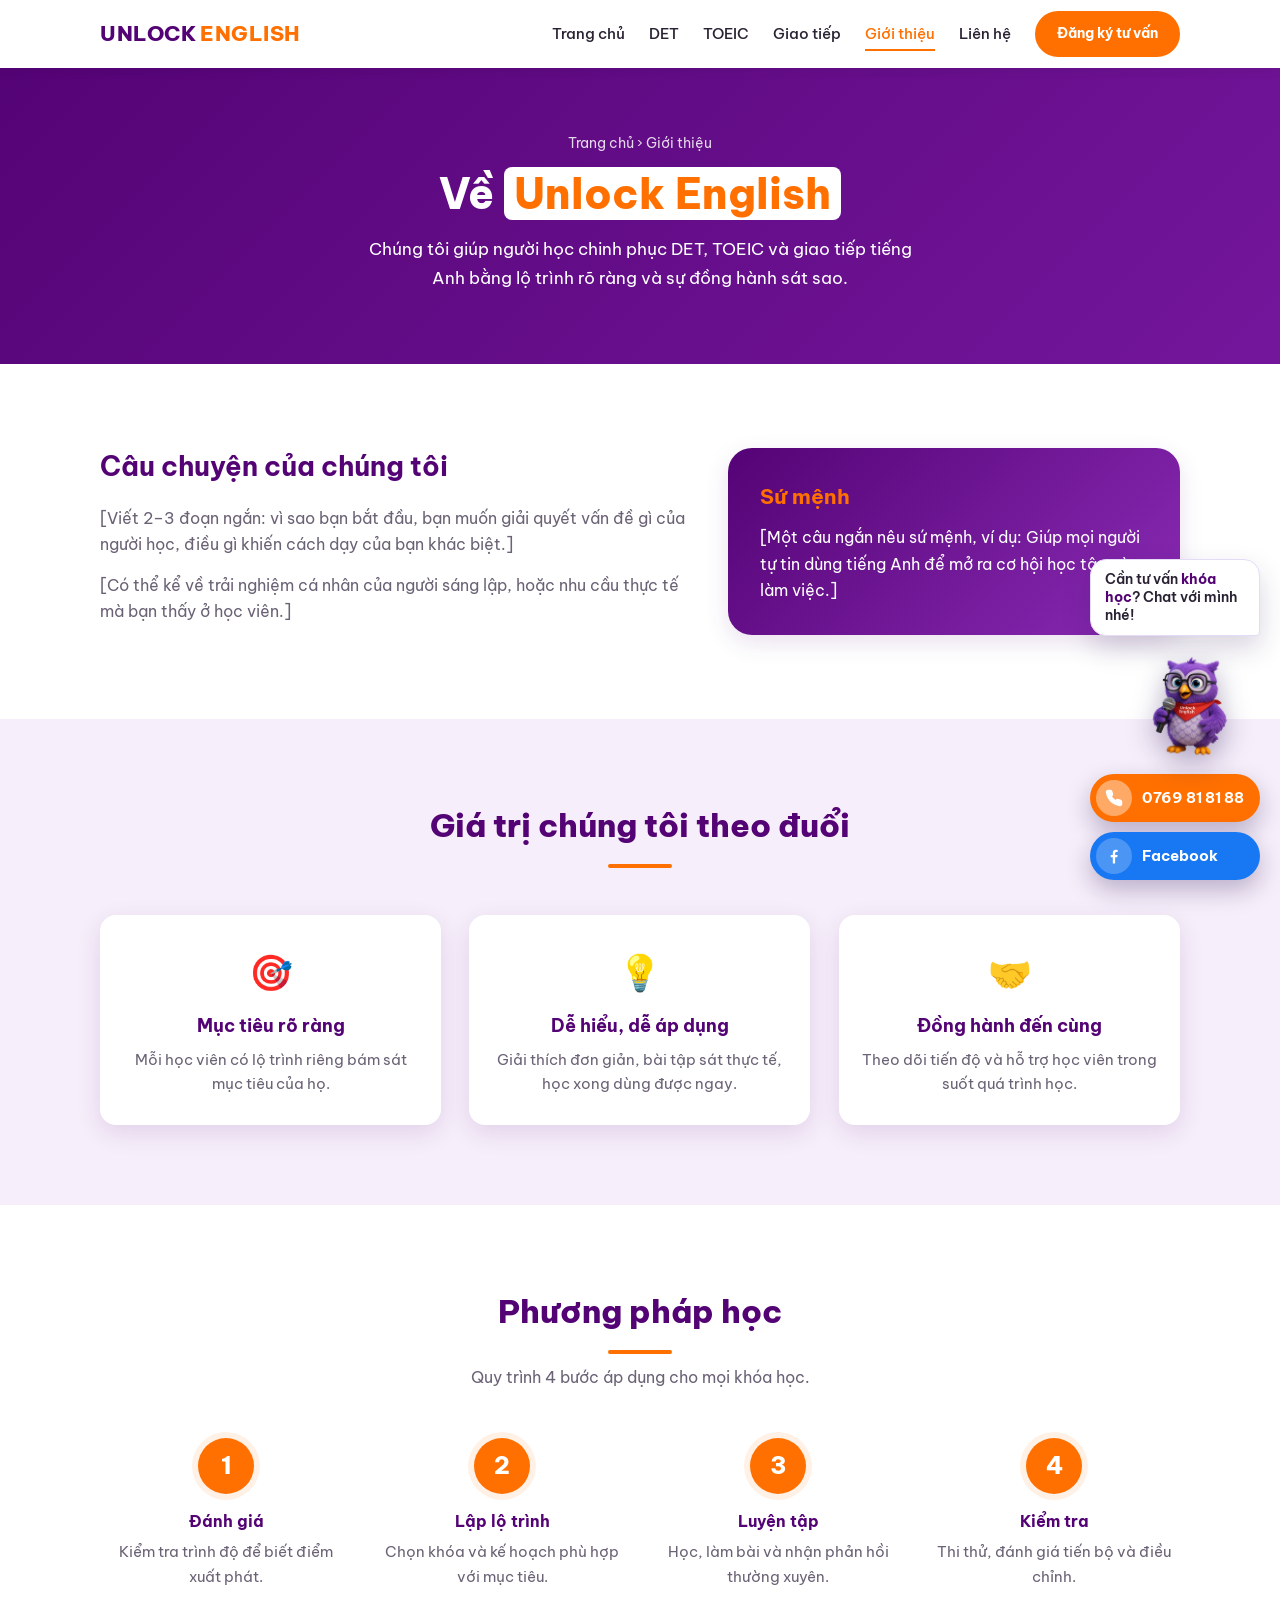
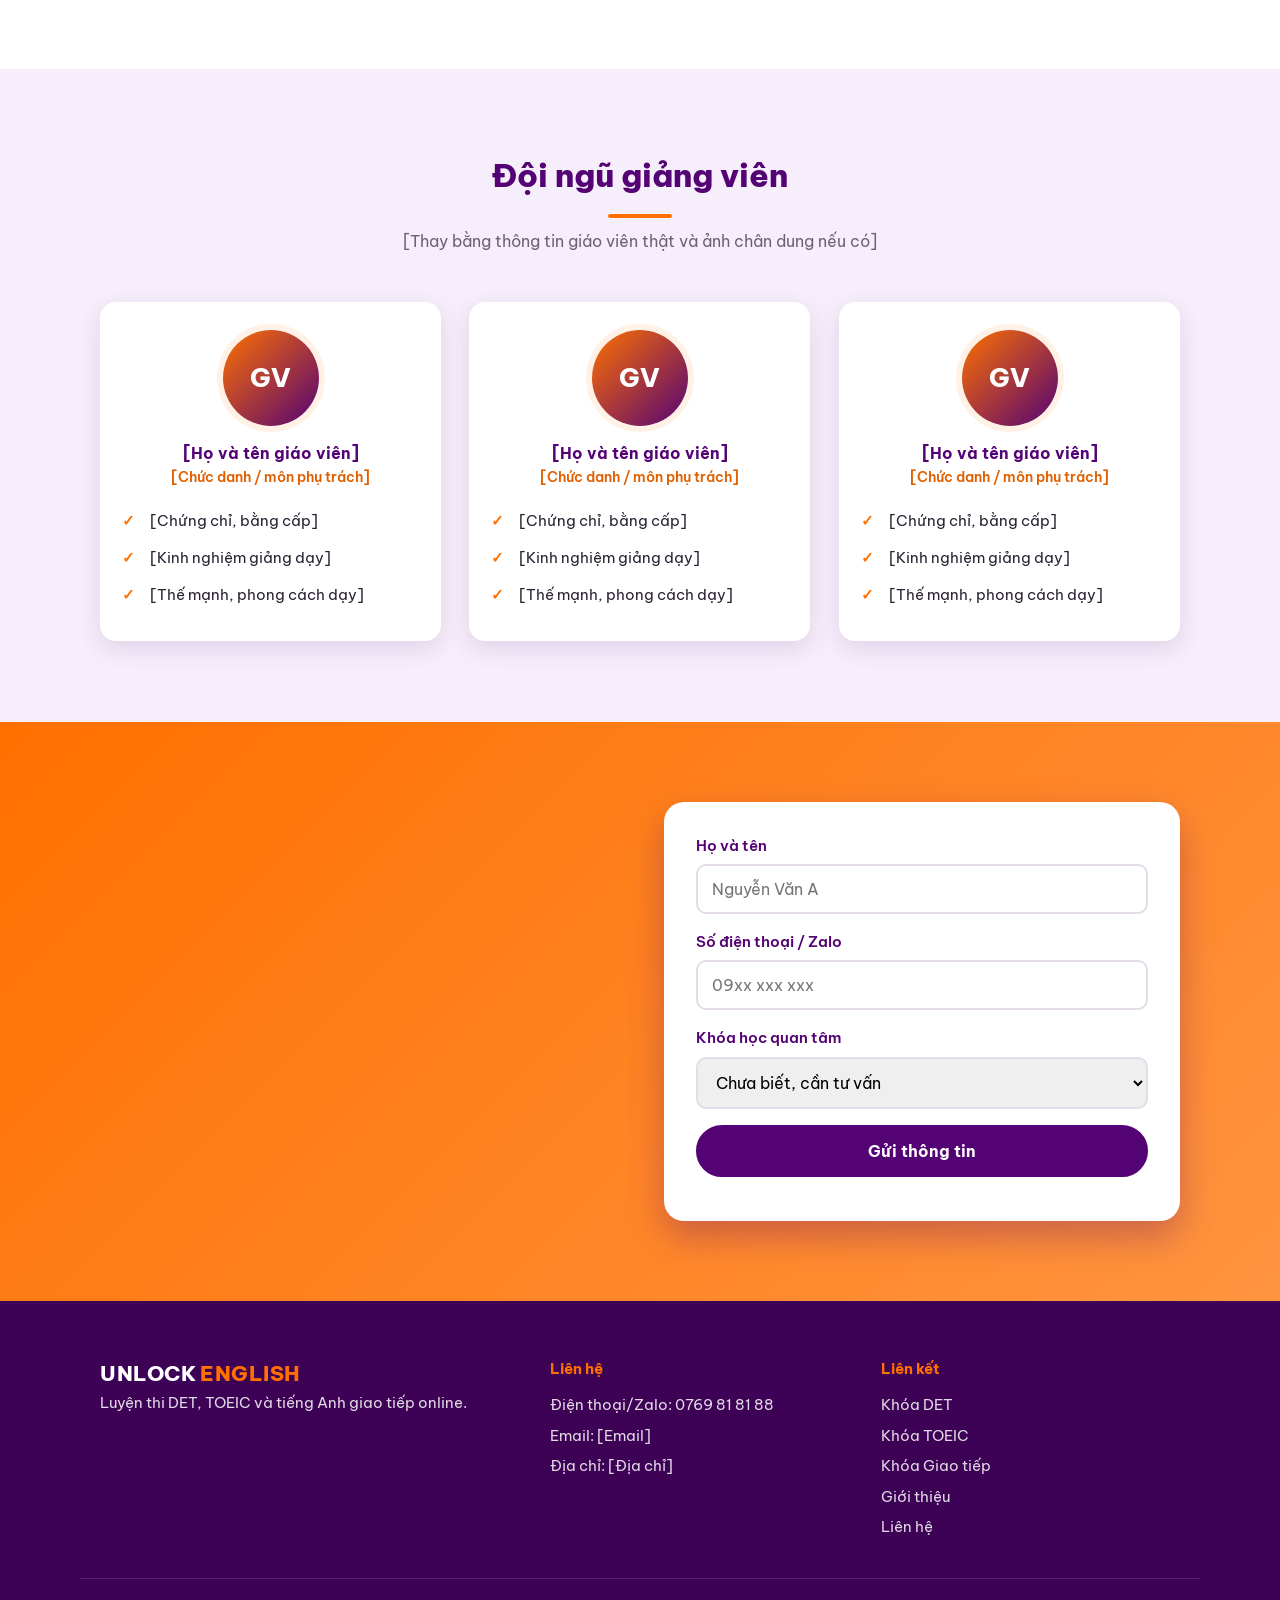
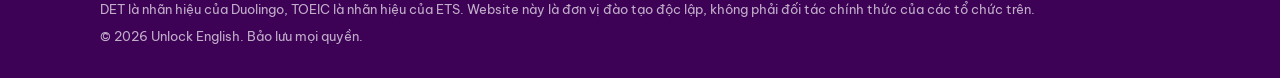
<file: gioi-thieu.html>
<!DOCTYPE html>
<html lang="vi">
<head>
  <meta charset="UTF-8">
  <meta name="viewport" content="width=device-width, initial-scale=1.0">
  <title>Giới thiệu | Unlock English</title>
  <meta name="description" content="Giới thiệu về trung tâm, phương pháp học và đội ngũ giảng viên luyện thi DET, TOEIC và giao tiếp.">
  <link rel="preconnect" href="https://fonts.googleapis.com">
  <link rel="preconnect" href="https://fonts.gstatic.com" crossorigin>
  <link href="https://fonts.googleapis.com/css2?family=Be+Vietnam+Pro:wght@400;500;600;700;800&display=swap" rel="stylesheet">
  <link rel="stylesheet" href="style.css">
  <script>document.documentElement.classList.add('js');</script>
</head>
<body>
    <div class="progress" id="progress"></div>

    <header class="header">
        <div class="container header__inner">
            <a href="index.html" class="logo">UNLOCK<span>ENGLISH</span></a>
            <button class="nav-toggle" id="navToggle" aria-label="Mở menu" aria-expanded="false" aria-controls="nav"><span></span><span></span><span></span></button>
            <nav class="nav" id="nav">
                <a href="index.html">Trang chủ</a>
                <a href="det.html">DET</a>
                <a href="toeic.html">TOEIC</a>
                <a href="giao-tiep.html">Giao tiếp</a>
                <a href="gioi-thieu.html" class="active">Giới thiệu</a>
                <a href="lien-he.html">Liên hệ</a>
                <a href="#dang-ky" class="btn btn--small">Đăng ký tư vấn</a>
            </nav>
        </div>
    </header>

    <main id="top">

        <section class="page-hero">
            <div class="container page-hero__inner page-hero__inner--single">
                <div class="page-hero__text">
                    <p class="breadcrumb"><a href="index.html">Trang chủ</a> › Giới thiệu</p>
                    <h1>Về <em>Unlock English</em></h1>
                    <p>Chúng tôi giúp người học chinh phục DET, TOEIC và giao tiếp tiếng Anh bằng lộ trình rõ ràng và sự đồng hành sát sao.</p>
                </div>
            </div>
        </section>

        <section class="section">
            <div class="container story">
                <div class="story__text">
                    <h2 class="story__title">Câu chuyện của chúng tôi</h2>
                    <p>[Viết 2–3 đoạn ngắn: vì sao bạn bắt đầu, bạn muốn giải quyết vấn đề gì của người học, điều gì khiến cách dạy của bạn khác biệt.]</p>
                    <p>[Có thể kể về trải nghiệm cá nhân của người sáng lập, hoặc nhu cầu thực tế mà bạn thấy ở học viên.]</p>
                </div>
                <div class="story__box">
                    <h3>Sứ mệnh</h3>
                    <p>[Một câu ngắn nêu sứ mệnh, ví dụ: Giúp mọi người tự tin dùng tiếng Anh để mở ra cơ hội học tập và làm việc.]</p>
                </div>
            </div>
        </section>

        <section class="section section--tint">
            <div class="container">
                <div class="section__head">
                    <h2>Giá trị chúng tôi theo đuổi</h2>
                </div>
                <div class="grid grid--3">
                    <div class="feature">
                        <div class="feature__icon">🎯</div>
                        <h4>Mục tiêu rõ ràng</h4>
                        <p>Mỗi học viên có lộ trình riêng bám sát mục tiêu của họ.</p>
                    </div>
                    <div class="feature">
                        <div class="feature__icon">💡</div>
                        <h4>Dễ hiểu, dễ áp dụng</h4>
                        <p>Giải thích đơn giản, bài tập sát thực tế, học xong dùng được ngay.</p>
                    </div>
                    <div class="feature">
                        <div class="feature__icon">🤝</div>
                        <h4>Đồng hành đến cùng</h4>
                        <p>Theo dõi tiến độ và hỗ trợ học viên trong suốt quá trình học.</p>
                    </div>
                </div>
            </div>
        </section>

        <section class="section">
            <div class="container">
                <div class="section__head">
                    <h2>Phương pháp học</h2>
                    <p>Quy trình 4 bước áp dụng cho mọi khóa học.</p>
                </div>
                <div class="steps">
                    <div class="step">
                        <div class="step__num">1</div>
                        <h4>Đánh giá</h4>
                        <p>Kiểm tra trình độ để biết điểm xuất phát.</p>
                    </div>
                    <div class="step">
                        <div class="step__num">2</div>
                        <h4>Lập lộ trình</h4>
                        <p>Chọn khóa và kế hoạch phù hợp với mục tiêu.</p>
                    </div>
                    <div class="step">
                        <div class="step__num">3</div>
                        <h4>Luyện tập</h4>
                        <p>Học, làm bài và nhận phản hồi thường xuyên.</p>
                    </div>
                    <div class="step">
                        <div class="step__num">4</div>
                        <h4>Kiểm tra</h4>
                        <p>Thi thử, đánh giá tiến bộ và điều chỉnh.</p>
                    </div>
                </div>
            </div>
        </section>

        <section class="section section--tint">
            <div class="container">
                <div class="section__head">
                    <h2>Đội ngũ giảng viên</h2>
                    <p>[Thay bằng thông tin giáo viên thật và ảnh chân dung nếu có]</p>
                </div>
                <div class="grid grid--3">
                    <div class="person">
                        <div class="person__avatar">GV</div>
                        <h4>[Họ và tên giáo viên]</h4>
                        <p class="person__role">[Chức danh / môn phụ trách]</p>
                        <ul class="list">
                            <li>[Chứng chỉ, bằng cấp]</li>
                            <li>[Kinh nghiệm giảng dạy]</li>
                            <li>[Thế mạnh, phong cách dạy]</li>
                        </ul>
                    </div>
                    <div class="person">
                        <div class="person__avatar">GV</div>
                        <h4>[Họ và tên giáo viên]</h4>
                        <p class="person__role">[Chức danh / môn phụ trách]</p>
                        <ul class="list">
                            <li>[Chứng chỉ, bằng cấp]</li>
                            <li>[Kinh nghiệm giảng dạy]</li>
                            <li>[Thế mạnh, phong cách dạy]</li>
                        </ul>
                    </div>
                    <div class="person">
                        <div class="person__avatar">GV</div>
                        <h4>[Họ và tên giáo viên]</h4>
                        <p class="person__role">[Chức danh / môn phụ trách]</p>
                        <ul class="list">
                            <li>[Chứng chỉ, bằng cấp]</li>
                            <li>[Kinh nghiệm giảng dạy]</li>
                            <li>[Thế mạnh, phong cách dạy]</li>
                        </ul>
                    </div>
                </div>
            </div>
        </section>

        <section class="cta" id="dang-ky">
            <div class="container cta__inner">
                <div class="cta__text">
                    <h2>Đăng ký nhận tư vấn miễn phí</h2>
                    <p>Để lại thông tin, chúng tôi sẽ liên hệ để tư vấn lộ trình phù hợp cho bạn.</p>
                </div>
                <!-- Form này chỉ là giao diện. Cần gắn dịch vụ nhận dữ liệu (Google Forms, Formspree…) để hoạt động -->
                <form class="form" action="#" method="post">
                    <label>
                        Họ và tên
                        <input type="text" name="ten" placeholder="Nguyễn Văn A" required>
                    </label>
                    <label>
                        Số điện thoại / Zalo
                        <input type="tel" name="sdt" placeholder="09xx xxx xxx" required>
                    </label>
                    <label>
                        Khóa học quan tâm
                        <select name="khoa">
                            <option>DET</option>
                            <option>TOEIC</option>
                            <option>Giao tiếp</option>
                            <option selected>Chưa biết, cần tư vấn</option>
                        </select>
                    </label>
                    <button type="submit" class="btn btn--full">Gửi thông tin</button>
                </form>
            </div>
        </section>

    </main>

    <footer class="footer">
        <div class="container footer__inner">
            <div>
                <div class="logo logo--light">UNLOCK<span>ENGLISH</span></div>
                <p>Luyện thi DET, TOEIC và tiếng Anh giao tiếp online.</p>
            </div>
            <div>
                <h4>Liên hệ</h4>
                <p>Điện thoại/Zalo: <a href="tel:0769818188">0769 81 81 88</a></p>
                <p>Email: [Email]</p>
                <p>Địa chỉ: [Địa chỉ]</p>
            </div>
            <div>
                <h4>Liên kết</h4>
                <p><a href="det.html">Khóa DET</a></p>
                <p><a href="toeic.html">Khóa TOEIC</a></p>
                <p><a href="giao-tiep.html">Khóa Giao tiếp</a></p>
                <p><a href="gioi-thieu.html">Giới thiệu</a></p>
                <p><a href="lien-he.html">Liên hệ</a></p>
            </div>
        </div>
        <div class="container footer__note">
            <p>DET là nhãn hiệu của Duolingo, TOEIC là nhãn hiệu của ETS. Website này là đơn vị đào tạo độc lập, không phải đối tác chính thức của các tổ chức trên.</p>
            <p>© 2026 Unlock English. Bảo lưu mọi quyền.</p>
        </div>
    </footer>

    <!-- ===== KHU VỰC LIÊN LẠC NỔI (linh vật cú) ===== -->
    <div class="fab" id="lien-he-nhanh">
        <div class="fab-bub">Cần tư vấn <b>khóa học</b>? Chat với mình nhé!</div>
        <a class="fab-owl" href="https://zalo.me/0769818188" target="_blank" rel="noopener" aria-label="Linh vật cú tím - nhắn Zalo tư vấn">
            <img src="images/linh-vat.png" alt="Linh vật cú tím cầm micro">
        </a>
        <div class="fab-btns">
            <a class="fab-btn fab-call" href="tel:0769818188">
                <span class="ic"><svg width="18" height="18" viewBox="0 0 24 24" fill="currentColor" stroke="currentColor" stroke-width="2" stroke-linecap="round" stroke-linejoin="round" aria-hidden="true"><path d="M22 16.9v3a2 2 0 0 1-2.2 2 19.8 19.8 0 0 1-8.6-3.1 19.5 19.5 0 0 1-6-6A19.8 19.8 0 0 1 2.1 4.2 2 2 0 0 1 4.1 2h3a2 2 0 0 1 2 1.7c.1 1 .4 1.9.7 2.8a2 2 0 0 1-.5 2.1L8 9.9a16 16 0 0 0 6 6l1.3-1.3a2 2 0 0 1 2.1-.4c.9.3 1.8.6 2.8.7a2 2 0 0 1 1.7 2z" /></svg></span>
                <span>0769 81 81 88</span>
            </a>
            <a class="fab-btn fab-fb" href="https://www.facebook.com/unlockenglishDET" target="_blank" rel="noopener">
                <span class="ic"><svg width="18" height="18" viewBox="0 0 24 24" fill="currentColor" aria-hidden="true"><path d="M13.5 22v-8.2h2.8l.5-3.3h-3.3V8.4c0-.9.4-1.7 1.8-1.7h1.6V3.9c-.3 0-1.3-.2-2.4-.2-2.5 0-4.1 1.5-4.1 4.2v2.6H7.6v3.3h2.8V22z" /></svg></span>
                <span>Facebook</span>
            </a>
        </div>
    </div>

    <a href="#top" class="to-top" id="toTop" aria-label="Lên đầu trang">↑</a>
    <script src="script.js"></script>
    <script src="form-gui.js"></script>
</body>
</html>
</file>
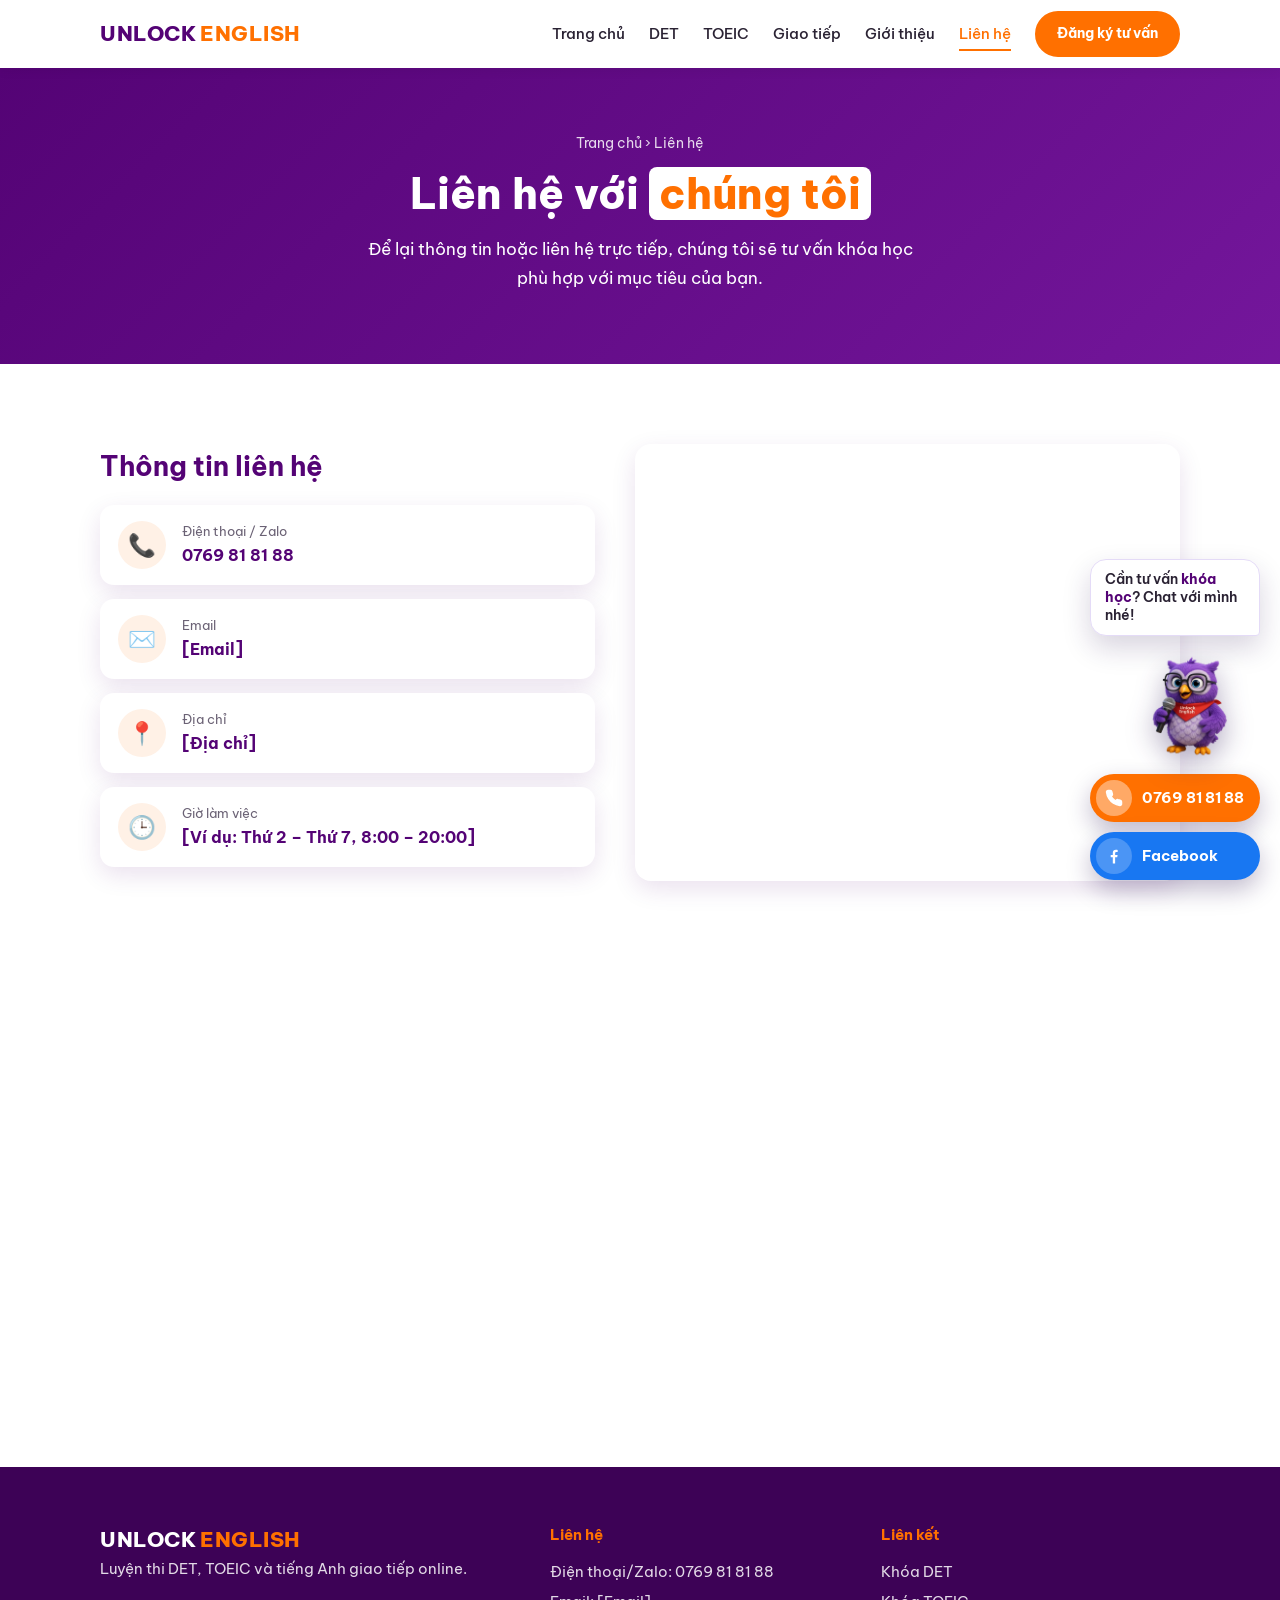
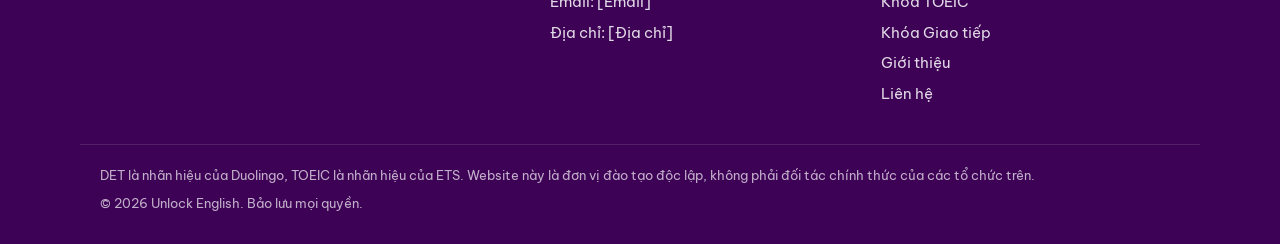
<file: lien-he.html>
<!DOCTYPE html>
<html lang="vi">
<head>
  <meta charset="UTF-8">
  <meta name="viewport" content="width=device-width, initial-scale=1.0">
  <title>Liên hệ | Unlock English</title>
  <meta name="description" content="Liên hệ để được tư vấn khóa học DET, TOEIC và tiếng Anh giao tiếp.">
  <link rel="preconnect" href="https://fonts.googleapis.com">
  <link rel="preconnect" href="https://fonts.gstatic.com" crossorigin>
  <link href="https://fonts.googleapis.com/css2?family=Be+Vietnam+Pro:wght@400;500;600;700;800&display=swap" rel="stylesheet">
  <link rel="stylesheet" href="style.css">
  <script>document.documentElement.classList.add('js');</script>
</head>
<body>
  <div class="progress" id="progress"></div>

  <header class="header">
    <div class="container header__inner">
      <a href="index.html" class="logo">UNLOCK<span>ENGLISH</span></a>
      <button class="nav-toggle" id="navToggle" aria-label="Mở menu" aria-expanded="false" aria-controls="nav"><span></span><span></span><span></span></button>
      <nav class="nav" id="nav">
        <a href="index.html">Trang chủ</a>
        <a href="det.html">DET</a>
        <a href="toeic.html">TOEIC</a>
        <a href="giao-tiep.html">Giao tiếp</a>
        <a href="gioi-thieu.html">Giới thiệu</a>
        <a href="lien-he.html" class="active">Liên hệ</a>
        <a href="#dang-ky" class="btn btn--small">Đăng ký tư vấn</a>
      </nav>
    </div>
  </header>

  <main id="top">

      <section class="page-hero">
          <div class="container page-hero__inner page-hero__inner--single">
              <div class="page-hero__text">
                  <p class="breadcrumb"><a href="index.html">Trang chủ</a> › Liên hệ</p>
                  <h1>Liên hệ với <em>chúng tôi</em></h1>
                  <p>Để lại thông tin hoặc liên hệ trực tiếp, chúng tôi sẽ tư vấn khóa học phù hợp với mục tiêu của bạn.</p>
              </div>
          </div>
      </section>

      <section class="section" id="dang-ky">
          <div class="container contact-grid">

              <!-- CỘT TRÁI: thông tin liên hệ -->
              <div class="contact-info">
                  <h2 class="story__title">Thông tin liên hệ</h2>
                  <div class="info">
                      <div class="info__icon">📞</div>
                      <div><small>Điện thoại / Zalo</small><strong>0769 81 81 88</strong></div>
                  </div>
                  <div class="info">
                      <div class="info__icon">✉️</div>
                      <div><small>Email</small><strong>[Email]</strong></div>
                  </div>
                  <div class="info">
                      <div class="info__icon">📍</div>
                      <div><small>Địa chỉ</small><strong>[Địa chỉ]</strong></div>
                  </div>
                  <div class="info">
                      <div class="info__icon">🕒</div>
                      <div><small>Giờ làm việc</small><strong>[Ví dụ: Thứ 2 – Thứ 7, 8:00 – 20:00]</strong></div>
                  </div>
              </div>

              <!-- CỘT PHẢI: bản đồ -->
              <div class="map">
                  <iframe src="https://www.google.com/maps/embed?pb=!1m18!1m12!1m3!1d336.52039725326574!2d106.67396757751743!3d10.82233366558009!2m3!1f0!2f0!3f0!3m2!1i1024!2i768!4f13.1!3m3!1m2!1s0x317529819bfb0f0b%3A0x724704c457ceee4e!2sUnlock%20English!5e0!3m2!1svi!2s!4v1795682558738!5m2!1svi!2s" width="600" height="450" style="border:0;" allowfullscreen="" loading="lazy" referrerpolicy="strict-origin-when-cross-origin"></iframe>
              </div>

          </div>
      </section>

      <section class="section" id="hoi-dap">
          <div class="container container--narrow">
              <div class="section__head">
                  <h2>Giải đáp nhanh</h2>
              </div>
              <details class="faq">
                  <summary>Bao lâu thì tôi nhận được phản hồi?</summary>
                  <p>[Điền thời gian phản hồi dự kiến của bạn, ví dụ: trong vòng 24 giờ làm việc.]</p>
              </details>
              <details class="faq">
                  <summary>Tôi có thể học thử trước khi đăng ký không?</summary>
                  <p>[Điền chính sách học thử của bạn.]</p>
              </details>
              <details class="faq">
                  <summary>Tôi nên chọn khóa học nào?</summary>
                  <p>Bạn có thể gọi hoặc nhắn Zalo cho chúng tôi theo thông tin ở trên. Chúng tôi sẽ kiểm tra trình độ và tư vấn khóa phù hợp với mục tiêu.</p>
              </details>
          </div>
      </section>

  </main>

  <footer class="footer">
    <div class="container footer__inner">
      <div>
        <div class="logo logo--light">UNLOCK<span>ENGLISH</span></div>
        <p>Luyện thi DET, TOEIC và tiếng Anh giao tiếp online.</p>
      </div>
      <div>
        <h4>Liên hệ</h4>
        <p>Điện thoại/Zalo: <a href="tel:0769818188">0769 81 81 88</a></p>
        <p>Email: [Email]</p>
        <p>Địa chỉ: [Địa chỉ]</p>
      </div>
      <div>
        <h4>Liên kết</h4>
        <p><a href="det.html">Khóa DET</a></p>
        <p><a href="toeic.html">Khóa TOEIC</a></p>
        <p><a href="giao-tiep.html">Khóa Giao tiếp</a></p>
        <p><a href="gioi-thieu.html">Giới thiệu</a></p>
        <p><a href="lien-he.html">Liên hệ</a></p>
      </div>
    </div>
    <div class="container footer__note">
      <p>DET là nhãn hiệu của Duolingo, TOEIC là nhãn hiệu của ETS. Website này là đơn vị đào tạo độc lập, không phải đối tác chính thức của các tổ chức trên.</p>
      <p>© 2026 Unlock English. Bảo lưu mọi quyền.</p>
    </div>
  </footer>

      <!-- ===== KHU VỰC LIÊN LẠC NỔI (linh vật cú) ===== -->
    <div class="fab" id="lien-he-nhanh">
        <div class="fab-bub">Cần tư vấn <b>khóa học</b>? Chat với mình nhé!</div>
        <a class="fab-owl" href="https://zalo.me/0769818188" target="_blank" rel="noopener" aria-label="Linh vật cú tím - nhắn Zalo tư vấn">
            <img src="images/linh-vat.png" alt="Linh vật cú tím cầm micro">
        </a>
        <div class="fab-btns">
            <a class="fab-btn fab-call" href="tel:0769818188">
                <span class="ic"><svg width="18" height="18" viewBox="0 0 24 24" fill="currentColor" stroke="currentColor" stroke-width="2" stroke-linecap="round" stroke-linejoin="round" aria-hidden="true"><path d="M22 16.9v3a2 2 0 0 1-2.2 2 19.8 19.8 0 0 1-8.6-3.1 19.5 19.5 0 0 1-6-6A19.8 19.8 0 0 1 2.1 4.2 2 2 0 0 1 4.1 2h3a2 2 0 0 1 2 1.7c.1 1 .4 1.9.7 2.8a2 2 0 0 1-.5 2.1L8 9.9a16 16 0 0 0 6 6l1.3-1.3a2 2 0 0 1 2.1-.4c.9.3 1.8.6 2.8.7a2 2 0 0 1 1.7 2z" /></svg></span>
                <span>0769 81 81 88</span>
            </a>
            <a class="fab-btn fab-fb" href="https://www.facebook.com/unlockenglishDET" target="_blank" rel="noopener">
                <span class="ic"><svg width="18" height="18" viewBox="0 0 24 24" fill="currentColor" aria-hidden="true"><path d="M13.5 22v-8.2h2.8l.5-3.3h-3.3V8.4c0-.9.4-1.7 1.8-1.7h1.6V3.9c-.3 0-1.3-.2-2.4-.2-2.5 0-4.1 1.5-4.1 4.2v2.6H7.6v3.3h2.8V22z" /></svg></span>
                <span>Facebook</span>
            </a>
        </div>
    </div>

    <a href="#top" class="to-top" id="toTop" aria-label="Lên đầu trang">↑</a>
  <script src="script.js"></script>
</body>
</html>
</file>
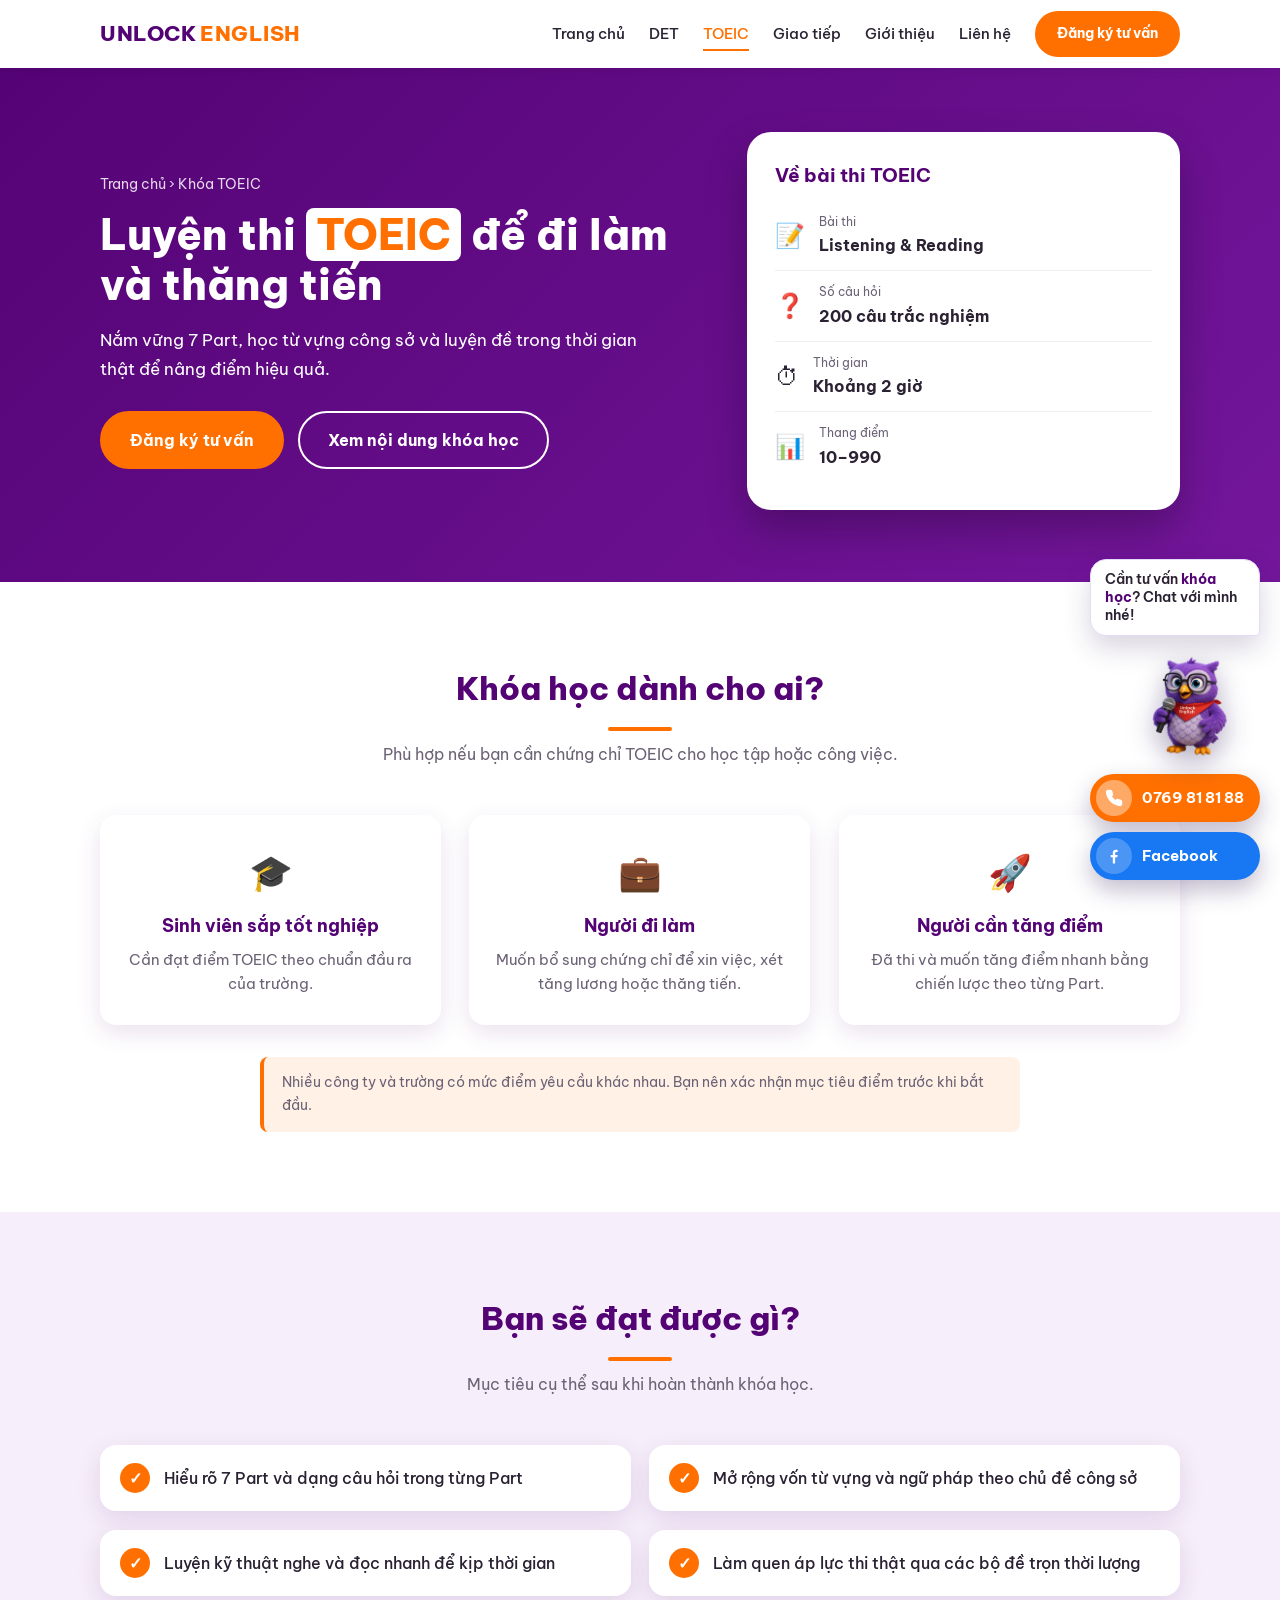
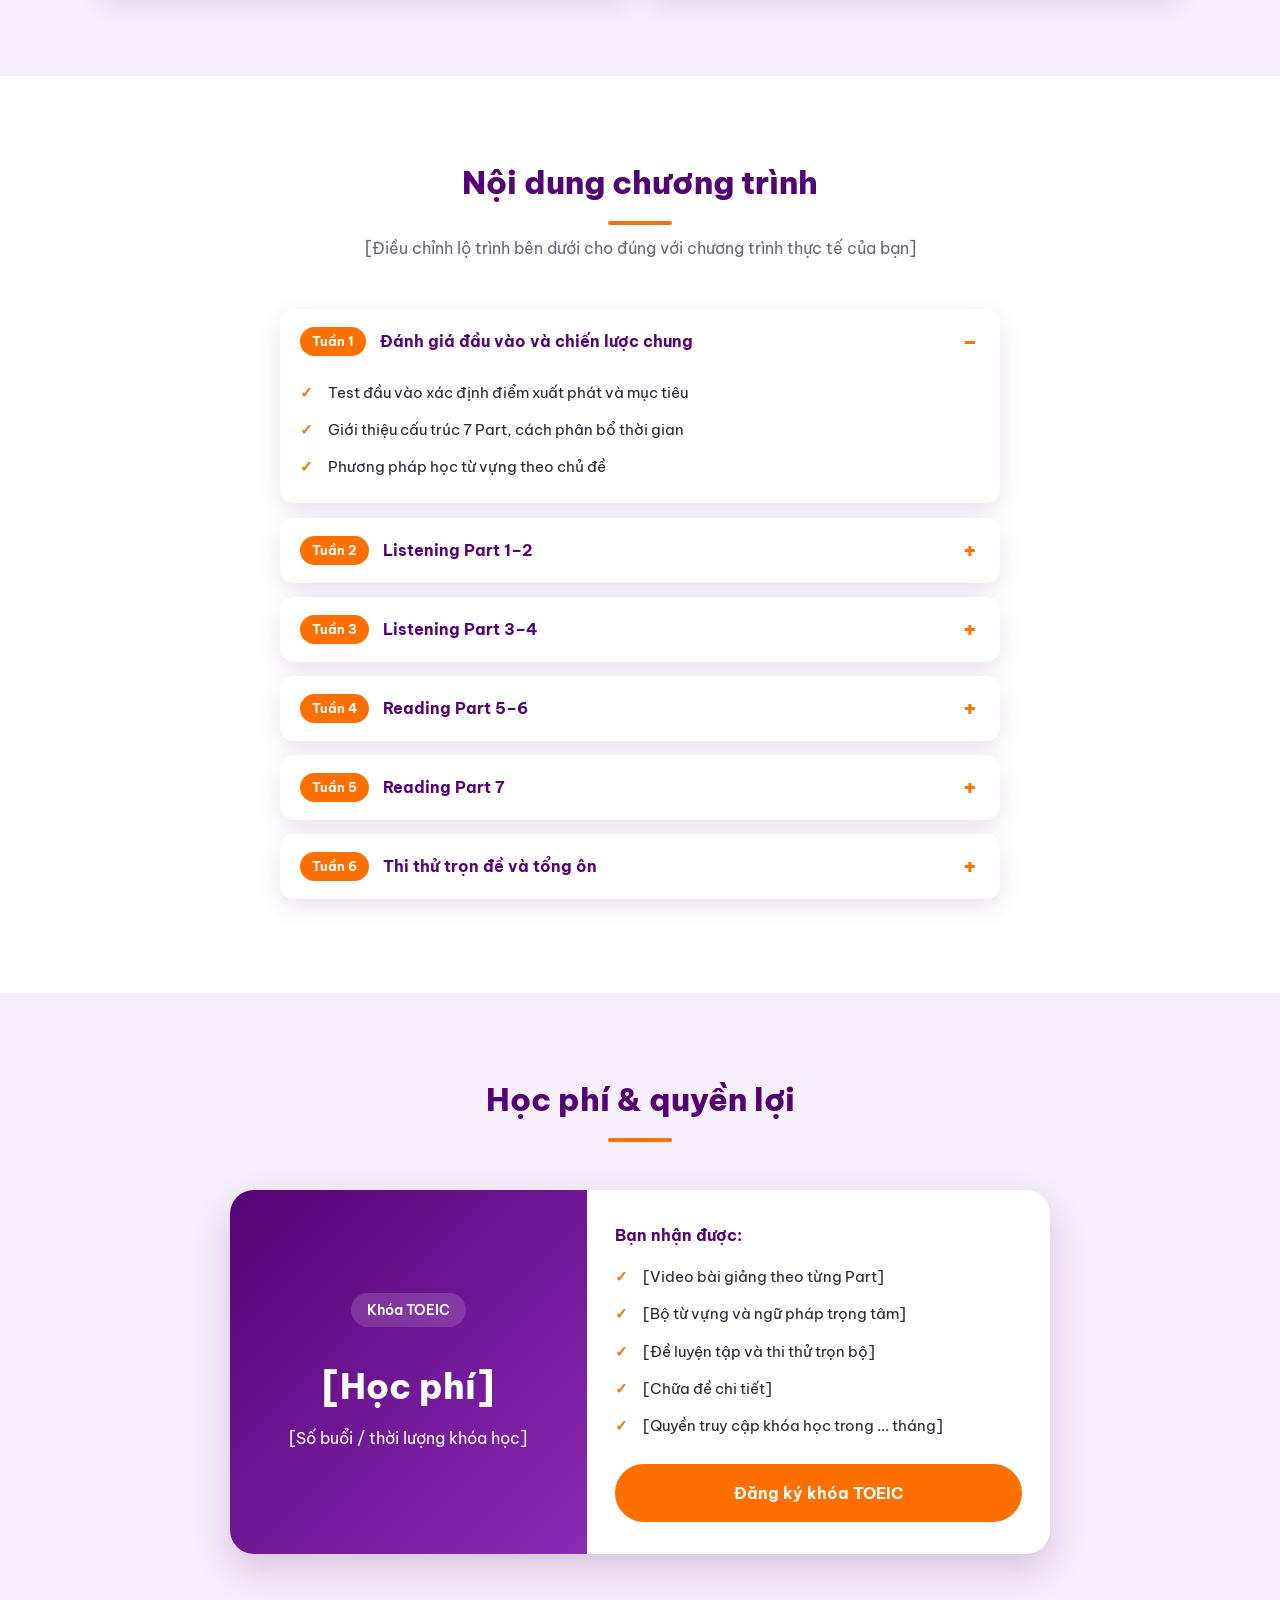
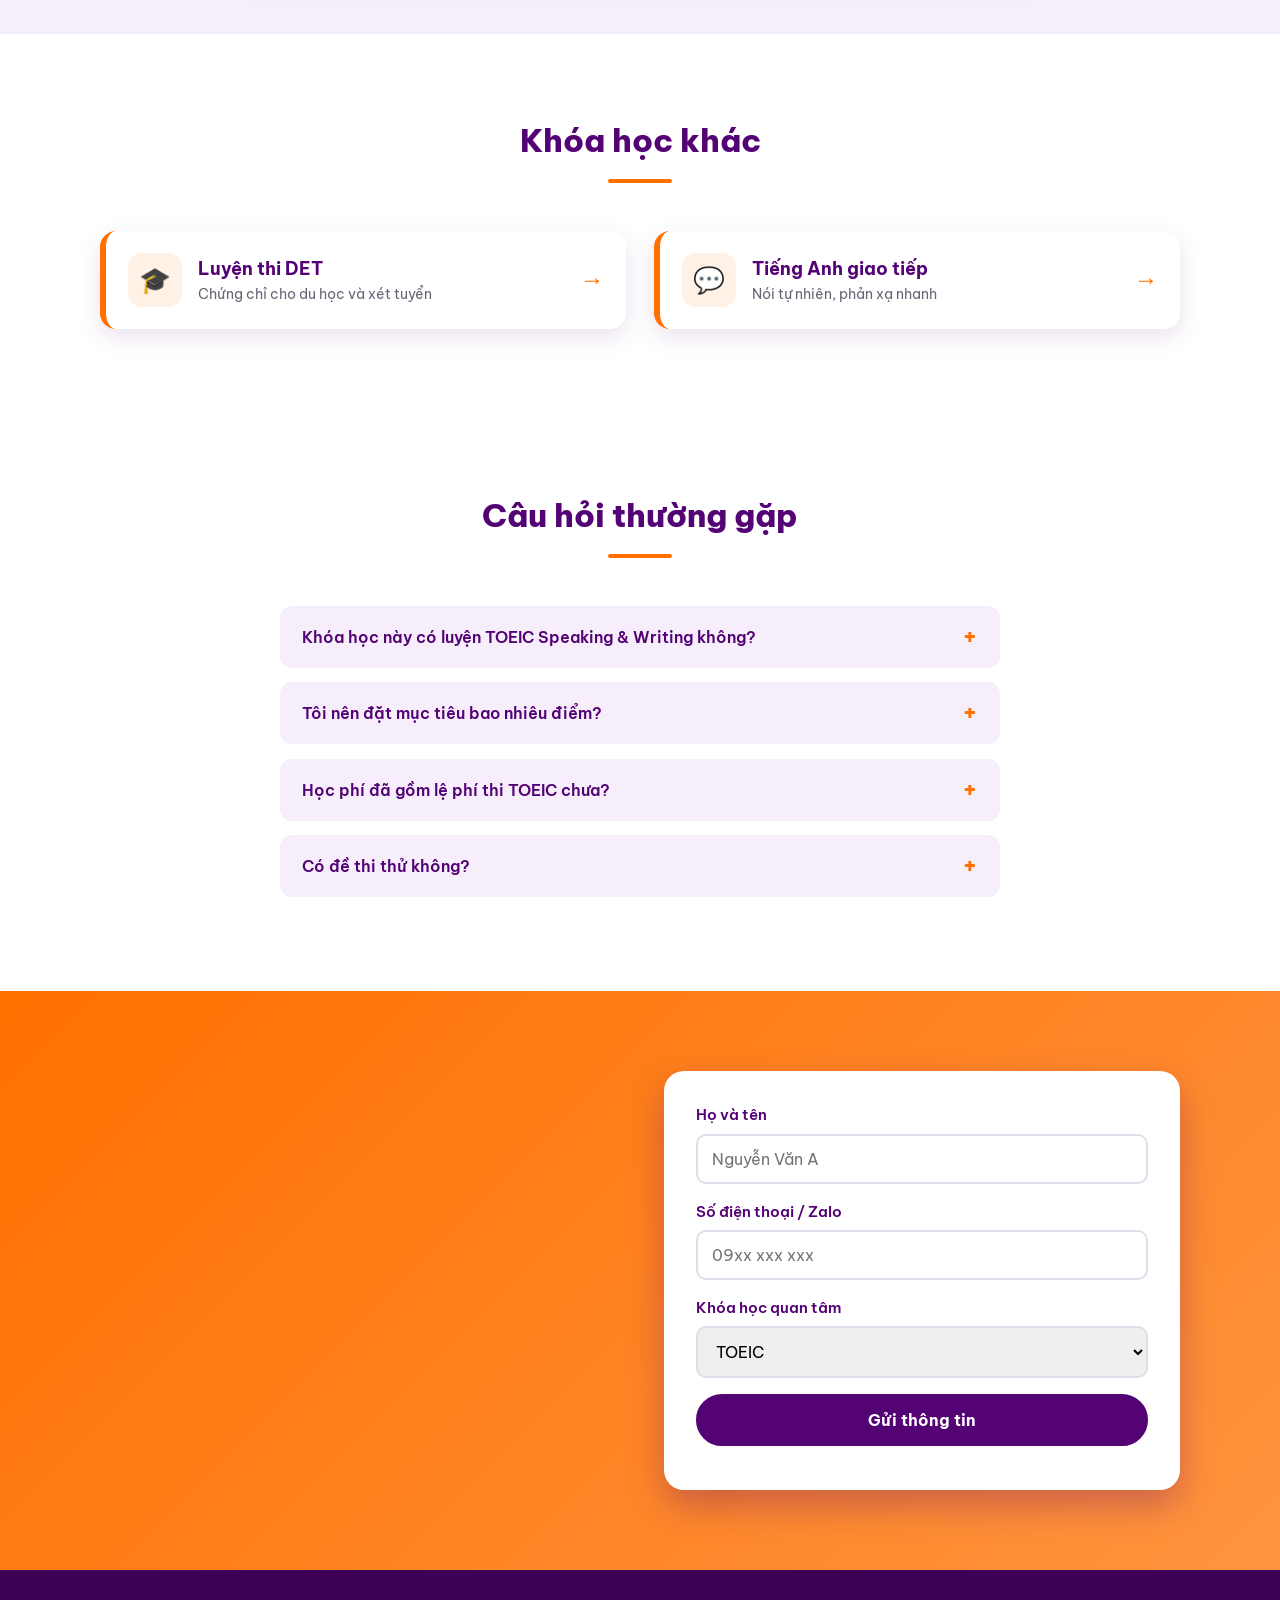
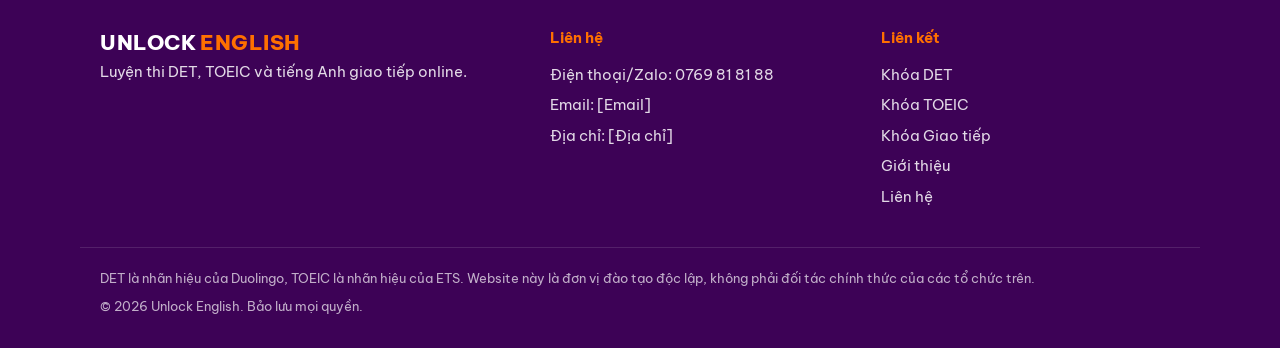
<file: toeic.html>
<!DOCTYPE html>
<html lang="vi">
<head>
  <meta charset="UTF-8">
  <meta name="viewport" content="width=device-width, initial-scale=1.0">
  <title>Khóa luyện thi TOEIC | Unlock English</title>
  <meta name="description" content="Khóa luyện thi TOEIC Listening & Reading online: từ vựng công sở, luyện theo từng Part, thi thử trọn đề.">
  <link rel="preconnect" href="https://fonts.googleapis.com">
  <link rel="preconnect" href="https://fonts.gstatic.com" crossorigin>
  <link href="https://fonts.googleapis.com/css2?family=Be+Vietnam+Pro:wght@400;500;600;700;800&display=swap" rel="stylesheet">
  <link rel="stylesheet" href="style.css">
  <script>document.documentElement.classList.add('js');</script>
</head>
<body>
    <div class="progress" id="progress"></div>

    <header class="header">
        <div class="container header__inner">
            <a href="index.html" class="logo">UNLOCK<span>ENGLISH</span></a>
            <button class="nav-toggle" id="navToggle" aria-label="Mở menu" aria-expanded="false" aria-controls="nav"><span></span><span></span><span></span></button>
            <nav class="nav" id="nav">
                <a href="index.html">Trang chủ</a>
                <a href="det.html">DET</a>
                <a href="toeic.html" class="active">TOEIC</a>
                <a href="giao-tiep.html">Giao tiếp</a>
                <a href="gioi-thieu.html">Giới thiệu</a>
                <a href="lien-he.html">Liên hệ</a>
                <a href="#dang-ky" class="btn btn--small">Đăng ký tư vấn</a>
            </nav>
        </div>
    </header>

    <main id="top">

        <section class="page-hero">
            <div class="container page-hero__inner">
                <div class="page-hero__text">
                    <p class="breadcrumb"><a href="index.html">Trang chủ</a> › Khóa TOEIC</p>
                    <h1>Luyện thi <em>TOEIC</em> để đi làm và thăng tiến</h1>
                    <p>Nắm vững 7 Part, học từ vựng công sở và luyện đề trong thời gian thật để nâng điểm hiệu quả.</p>
                    <div class="hero__actions">
                        <a href="#dang-ky" class="btn">Đăng ký tư vấn</a>
                        <a href="#chuong-trinh" class="btn btn--outline">Xem nội dung khóa học</a>
                    </div>
                </div>
                <div class="page-hero__card">
                    <h3>Về bài thi TOEIC</h3>
                    <ul class="facts">
                        <li><span>📝</span><div><small>Bài thi</small><strong>Listening &amp; Reading</strong></div></li>
                        <li><span>❓</span><div><small>Số câu hỏi</small><strong>200 câu trắc nghiệm</strong></div></li>
                        <li><span>⏱</span><div><small>Thời gian</small><strong>Khoảng 2 giờ</strong></div></li>
                        <li><span>📊</span><div><small>Thang điểm</small><strong>10–990</strong></div></li>
                    </ul>
                </div>
            </div>
        </section>

        <section class="section">
            <div class="container">
                <div class="section__head">
                    <h2>Khóa học dành cho ai?</h2>
                    <p>Phù hợp nếu bạn cần chứng chỉ TOEIC cho học tập hoặc công việc.</p>
                </div>
                <div class="grid grid--3">
                    <div class="feature">
                        <div class="feature__icon">🎓</div>
                        <h4>Sinh viên sắp tốt nghiệp</h4>
                        <p>Cần đạt điểm TOEIC theo chuẩn đầu ra của trường.</p>
                    </div>
                    <div class="feature">
                        <div class="feature__icon">💼</div>
                        <h4>Người đi làm</h4>
                        <p>Muốn bổ sung chứng chỉ để xin việc, xét tăng lương hoặc thăng tiến.</p>
                    </div>
                    <div class="feature">
                        <div class="feature__icon">🚀</div>
                        <h4>Người cần tăng điểm</h4>
                        <p>Đã thi và muốn tăng điểm nhanh bằng chiến lược theo từng Part.</p>
                    </div>
                </div>
                <p class="page-note">Nhiều công ty và trường có mức điểm yêu cầu khác nhau. Bạn nên xác nhận mục tiêu điểm trước khi bắt đầu.</p>
            </div>
        </section>

        <section class="section section--tint">
            <div class="container">
                <div class="section__head">
                    <h2>Bạn sẽ đạt được gì?</h2>
                    <p>Mục tiêu cụ thể sau khi hoàn thành khóa học.</p>
                </div>
                <ul class="outcomes">
                    <li class="out">Hiểu rõ 7 Part và dạng câu hỏi trong từng Part</li>
                    <li class="out">Mở rộng vốn từ vựng và ngữ pháp theo chủ đề công sở</li>
                    <li class="out">Luyện kỹ thuật nghe và đọc nhanh để kịp thời gian</li>
                    <li class="out">Làm quen áp lực thi thật qua các bộ đề trọn thời lượng</li>
                </ul>
            </div>
        </section>

        <section class="section" id="chuong-trinh">
            <div class="container container--narrow">
                <div class="section__head">
                    <h2>Nội dung chương trình</h2>
                    <p>[Điều chỉnh lộ trình bên dưới cho đúng với chương trình thực tế của bạn]</p>
                </div>
                <details class="curr" open>
                    <summary><span class="curr__tag">Tuần 1</span>Đánh giá đầu vào và chiến lược chung</summary>
                    <ul class="list"><li>Test đầu vào xác định điểm xuất phát và mục tiêu</li><li>Giới thiệu cấu trúc 7 Part, cách phân bổ thời gian</li><li>Phương pháp học từ vựng theo chủ đề</li></ul>
                </details>
                <details class="curr">
                    <summary><span class="curr__tag">Tuần 2</span>Listening Part 1–2</summary>
                    <ul class="list"><li>Part 1: Mô tả tranh</li><li>Part 2: Hỏi đáp ngắn</li><li>Bẫy thường gặp và kỹ thuật loại trừ</li></ul>
                </details>
                <details class="curr">
                    <summary><span class="curr__tag">Tuần 3</span>Listening Part 3–4</summary>
                    <ul class="list"><li>Part 3: Hội thoại</li><li>Part 4: Bài nói ngắn</li><li>Kỹ thuật đọc trước câu hỏi, nắm ý chính khi nghe</li></ul>
                </details>
                <details class="curr">
                    <summary><span class="curr__tag">Tuần 4</span>Reading Part 5–6</summary>
                    <ul class="list"><li>Part 5: Hoàn thành câu (ngữ pháp, từ vựng)</li><li>Part 6: Hoàn thành đoạn văn</li><li>Các điểm ngữ pháp trọng tâm</li></ul>
                </details>
                <details class="curr">
                    <summary><span class="curr__tag">Tuần 5</span>Reading Part 7</summary>
                    <ul class="list"><li>Đọc hiểu đoạn đơn, đoạn kép, đoạn ba</li><li>Kỹ năng đọc lướt và tìm thông tin</li><li>Quản lý thời gian cho phần dài nhất</li></ul>
                </details>
                <details class="curr">
                    <summary><span class="curr__tag">Tuần 6</span>Thi thử trọn đề và tổng ôn</summary>
                    <ul class="list"><li>Thi thử toàn bộ đề trong thời gian thật</li><li>Phân tích từng câu sai</li><li>Kế hoạch ôn tập cuối trước ngày thi</li></ul>
                </details>
            </div>
        </section>

        <section class="section section--tint">
            <div class="container">
                <div class="section__head">
                    <h2>Học phí &amp; quyền lợi</h2>
                </div>
                <div class="price">
                    <div class="price__left">
                        <span class="badge">Khóa TOEIC</span>
                        <div class="price__amount">[Học phí]</div>
                        <p>[Số buổi / thời lượng khóa học]</p>
                    </div>
                    <div class="price__right">
                        <h4>Bạn nhận được:</h4>
                        <ul class="list"><li>[Video bài giảng theo từng Part]</li><li>[Bộ từ vựng và ngữ pháp trọng tâm]</li><li>[Đề luyện tập và thi thử trọn bộ]</li><li>[Chữa đề chi tiết]</li><li>[Quyền truy cập khóa học trong ... tháng]</li></ul>
                        <a href="#dang-ky" class="btn btn--full">Đăng ký khóa TOEIC</a>
                    </div>
                </div>
            </div>
        </section>

        <section class="section">
            <div class="container">
                <div class="section__head">
                    <h2>Khóa học khác</h2>
                </div>
                <div class="grid grid--2">
                    <a href="det.html" class="mini mini--det">
                        <div class="mini__icon">🎓</div>
                        <div><strong>Luyện thi DET</strong><p>Chứng chỉ cho du học và xét tuyển</p></div>
                        <span class="mini__arrow">→</span>
                    </a>
                    <a href="giao-tiep.html" class="mini mini--gt">
                        <div class="mini__icon">💬</div>
                        <div><strong>Tiếng Anh giao tiếp</strong><p>Nói tự nhiên, phản xạ nhanh</p></div>
                        <span class="mini__arrow">→</span>
                    </a>
                </div>
            </div>
        </section>

        <section class="section" id="hoi-dap">
            <div class="container container--narrow">
                <div class="section__head">
                    <h2>Câu hỏi thường gặp</h2>
                </div>
                <details class="faq">
                    <summary>Khóa học này có luyện TOEIC Speaking &amp; Writing không?</summary>
                    <p>[Điền thông tin của bạn. Nội dung khóa trên trang này tập trung vào bài thi Listening &amp; Reading.]</p>
                </details>
                <details class="faq">
                    <summary>Tôi nên đặt mục tiêu bao nhiêu điểm?</summary>
                    <p>Tùy vào yêu cầu của trường hoặc công ty. Chúng tôi sẽ tư vấn mục tiêu phù hợp sau bài test đầu vào.</p>
                </details>
                <details class="faq">
                    <summary>Học phí đã gồm lệ phí thi TOEIC chưa?</summary>
                    <p>[Điền thông tin của bạn. Thông thường lệ phí thi được thu riêng bởi đơn vị tổ chức thi chính thức.]</p>
                </details>
                <details class="faq">
                    <summary>Có đề thi thử không?</summary>
                    <p>Có, khóa học gồm các bộ đề thi thử để bạn làm quen với áp lực thời gian thật. [Điều chỉnh số lượng đề cho đúng thực tế]</p>
                </details>
            </div>
        </section>

        <section class="cta" id="dang-ky">
            <div class="container cta__inner">
                <div class="cta__text">
                    <h2>Đăng ký nhận tư vấn miễn phí</h2>
                    <p>Để lại thông tin, chúng tôi sẽ liên hệ để tư vấn lộ trình phù hợp cho bạn.</p>
                </div>
                <!-- Form này chỉ là giao diện. Cần gắn dịch vụ nhận dữ liệu (Google Forms, Formspree…) để hoạt động -->
                <form class="form" action="#" method="post">
                    <label>
                        Họ và tên
                        <input type="text" name="ten" placeholder="Nguyễn Văn A" required>
                    </label>
                    <label>
                        Số điện thoại / Zalo
                        <input type="tel" name="sdt" placeholder="09xx xxx xxx" required>
                    </label>
                    <label>
                        Khóa học quan tâm
                        <select name="khoa">
                            <option>DET</option>
                            <option selected>TOEIC</option>
                            <option>Giao tiếp</option>
                            <option>Chưa biết, cần tư vấn</option>
                        </select>
                    </label>
                    <button type="submit" class="btn btn--full">Gửi thông tin</button>
                </form>
            </div>
        </section>

    </main>

    <footer class="footer">
        <div class="container footer__inner">
            <div>
                <div class="logo logo--light">UNLOCK<span>ENGLISH</span></div>
                <p>Luyện thi DET, TOEIC và tiếng Anh giao tiếp online.</p>
            </div>
            <div>
                <h4>Liên hệ</h4>
                <p>Điện thoại/Zalo: <a href="tel:0769818188">0769 81 81 88</a></p>
                <p>Email: [Email]</p>
                <p>Địa chỉ: [Địa chỉ]</p>
            </div>
            <div>
                <h4>Liên kết</h4>
                <p><a href="det.html">Khóa DET</a></p>
                <p><a href="toeic.html">Khóa TOEIC</a></p>
                <p><a href="giao-tiep.html">Khóa Giao tiếp</a></p>
                <p><a href="gioi-thieu.html">Giới thiệu</a></p>
                <p><a href="lien-he.html">Liên hệ</a></p>
            </div>
        </div>
        <div class="container footer__note">
            <p>DET là nhãn hiệu của Duolingo, TOEIC là nhãn hiệu của ETS. Website này là đơn vị đào tạo độc lập, không phải đối tác chính thức của các tổ chức trên.</p>
            <p>© 2026 Unlock English. Bảo lưu mọi quyền.</p>
        </div>
    </footer>

    <!-- ===== KHU VỰC LIÊN LẠC NỔI (linh vật cú) ===== -->
    <div class="fab" id="lien-he-nhanh">
        <div class="fab-bub">Cần tư vấn <b>khóa học</b>? Chat với mình nhé!</div>
        <a class="fab-owl" href="https://zalo.me/0769818188" target="_blank" rel="noopener" aria-label="Linh vật cú tím - nhắn Zalo tư vấn">
            <img src="images/linh-vat.png" alt="Linh vật cú tím cầm micro">
        </a>
        <div class="fab-btns">
            <a class="fab-btn fab-call" href="tel:0769818188">
                <span class="ic"><svg width="18" height="18" viewBox="0 0 24 24" fill="currentColor" stroke="currentColor" stroke-width="2" stroke-linecap="round" stroke-linejoin="round" aria-hidden="true"><path d="M22 16.9v3a2 2 0 0 1-2.2 2 19.8 19.8 0 0 1-8.6-3.1 19.5 19.5 0 0 1-6-6A19.8 19.8 0 0 1 2.1 4.2 2 2 0 0 1 4.1 2h3a2 2 0 0 1 2 1.7c.1 1 .4 1.9.7 2.8a2 2 0 0 1-.5 2.1L8 9.9a16 16 0 0 0 6 6l1.3-1.3a2 2 0 0 1 2.1-.4c.9.3 1.8.6 2.8.7a2 2 0 0 1 1.7 2z" /></svg></span>
                <span>0769 81 81 88</span>
            </a>
            <a class="fab-btn fab-fb" href="https://www.facebook.com/unlockenglishDET" target="_blank" rel="noopener">
                <span class="ic"><svg width="18" height="18" viewBox="0 0 24 24" fill="currentColor" aria-hidden="true"><path d="M13.5 22v-8.2h2.8l.5-3.3h-3.3V8.4c0-.9.4-1.7 1.8-1.7h1.6V3.9c-.3 0-1.3-.2-2.4-.2-2.5 0-4.1 1.5-4.1 4.2v2.6H7.6v3.3h2.8V22z" /></svg></span>
                <span>Facebook</span>
            </a>
        </div>
    </div>

    <a href="#top" class="to-top" id="toTop" aria-label="Lên đầu trang">↑</a>
    <script src="script.js"></script>
    <script src="form-gui.js"></script>
</body>
</html>
</file>
<file: style.css>
/* =========================================================
   BIẾN MÀU: muốn đổi màu chủ đạo, chỉ cần sửa ở đây
   ========================================================= */
:root {
  --cam: #FF7000;          /* màu chủ đạo 1 */
  --cam-dam: #E06000;      /* cam đậm hơn (khi rê chuột) */
  --cam-nhat: #FFF1E6;     /* cam rất nhạt (nền) */
  --tim: #540375;          /* màu chủ đạo 2 */
  --tim-dam: #3D0256;      /* tím đậm hơn */
  --tim-nhat: #F6EEFA;     /* tím rất nhạt (nền) */
  --chu: #2A2233;          /* màu chữ chính */
  --chu-nhat: #6B6275;     /* màu chữ phụ */
  --trang: #ffffff;
  --bo-goc: 16px;
  --bong: 0 8px 24px rgba(84, 3, 117, 0.12);
}

/* =========================================================
   THIẾT LẬP CHUNG
   ========================================================= */
* {
  box-sizing: border-box;
  margin: 0;
  padding: 0;
}

html {
  scroll-behavior: smooth;   /* cuộn mượt khi bấm menu */
  scroll-padding-top: 80px;  /* chừa chỗ cho thanh menu cố định */
}

body {
  font-family: 'Be Vietnam Pro', Arial, sans-serif;
  color: var(--chu);
  line-height: 1.65;
  background: var(--trang);
}

a { color: inherit; text-decoration: none; }
ul { list-style: none; }

/* Khung giữ nội dung ở giữa trang */
.container {
  width: 100%;
  max-width: 1120px;
  margin: 0 auto;
  padding: 0 20px;
}
.container--narrow { max-width: 760px; }

/* =========================================================
   NÚT BẤM
   ========================================================= */
.btn {
  display: inline-block;
  padding: 14px 28px;
  background: var(--cam);
  color: #fff;
  font-weight: 700;
  font-size: 1rem;
  font-family: inherit;
  border: 2px solid var(--cam);
  border-radius: 999px;
  cursor: pointer;
  text-align: center;
  transition: background 0.2s, transform 0.2s, color 0.2s;
}
.btn:hover {
  background: var(--cam-dam);
  border-color: var(--cam-dam);
  transform: translateY(-2px);
}
.btn--small { padding: 9px 20px; font-size: 0.9rem; }
.btn--full  { display: block; width: 100%; }
.btn--purple {
  background: var(--tim);
  border-color: var(--tim);
}
.btn--purple:hover {
  background: var(--tim-dam);
  border-color: var(--tim-dam);
}
.btn--outline {
  background: transparent;
  color: #fff;
  border-color: #fff;
}
.btn--outline:hover {
  background: #fff;
  color: var(--tim);
  border-color: #fff;
}

/* =========================================================
   THANH MENU
   ========================================================= */
.header {
  position: sticky;
  top: 0;
  z-index: 100;
  background: rgba(255, 255, 255, 0.95);
  backdrop-filter: blur(8px);
  box-shadow: 0 2px 12px rgba(0, 0, 0, 0.06);
}
.header__inner {
  display: flex;
  align-items: center;
  justify-content: space-between;
  min-height: 68px;
  gap: 16px;
}
.logo {
  font-weight: 800;
  font-size: 1.3rem;
  color: var(--tim);
  letter-spacing: 0.5px;
}
.logo span { color: var(--cam); margin-left: 4px; }
.logo--light { color: #fff; }

.nav {
  display: flex;
  align-items: center;
  gap: 24px;
  font-weight: 500;
  font-size: 0.95rem;
}
.nav a:not(.btn):hover { color: var(--cam); }

/* =========================================================
   BANNER ĐẦU TRANG (HERO)
   ========================================================= */
.hero {
  background: linear-gradient(135deg, var(--tim) 0%, #7A1AA3 60%, var(--cam) 140%);
  color: #fff;
  padding: 72px 0 80px;
}
.hero__inner {
  display: grid;
  grid-template-columns: 1.3fr 1fr;   /* 2 cột: chữ rộng hơn thẻ */
  gap: 48px;
  align-items: center;
}
.badge {
  display: inline-block;
  padding: 6px 16px;
  background: rgba(255, 255, 255, 0.15);
  border-radius: 999px;
  font-size: 0.85rem;
  font-weight: 600;
  margin-bottom: 20px;
}
.hero h1 {
  font-size: 2.1rem;
  line-height: 1.5;
  font-weight: 800;
  margin-bottom: 20px;
}
.hero h1 em {
  font-style: normal;
  color: var(--cam);
  background: #fff;
  padding: 0 10px;
  border-radius: 8px;
}
.hero p {
  font-size: 1.1rem;
  opacity: 0.92;
  margin-bottom: 32px;
  max-width: 540px;
}
.hero__actions {
  display: flex;
  flex-wrap: wrap;
  gap: 14px;
}

/* Thẻ bên phải banner */
.hero__card {
  background: #fff;
  color: var(--chu);
  padding: 32px;
  border-radius: 24px;
  box-shadow: 0 20px 40px rgba(0, 0, 0, 0.25);
}
.hero__card h3 {
  color: var(--tim);
  font-size: 1.3rem;
  margin-bottom: 16px;
}
.hero__card li {
  display: flex;
  gap: 12px;
  padding: 12px 0;
  border-bottom: 1px solid #eee;
  font-weight: 500;
}
.hero__card .btn { margin-top: 24px; }

/* =========================================================
   KHUNG CHUNG CHO CÁC PHẦN
   ========================================================= */
.section { padding: 80px 0; }
.section--tint { background: var(--tim-nhat); }

.section__head {
  text-align: center;
  max-width: 640px;
  margin: 0 auto 48px;
}
.section__head h2 {
  font-size: 2rem;
  font-weight: 800;
  color: var(--tim);
  margin-bottom: 10px;
}
.section__head h2::after {       /* gạch cam dưới tiêu đề */
  content: "";
  display: block;
  width: 64px;
  height: 4px;
  background: var(--cam);
  border-radius: 2px;
  margin: 12px auto 0;
}
.section__head p { color: var(--chu-nhat); }

/* Lưới chia cột */
.grid { display: grid; gap: 28px; }
.grid--3 { grid-template-columns: repeat(3, 1fr); }
.grid--4 { grid-template-columns: repeat(4, 1fr); }

/* =========================================================
   THẺ KHÓA HỌC
   ========================================================= */
.card {
  background: #fff;
  border-radius: var(--bo-goc);
  padding: 32px 28px;
  box-shadow: var(--bong);
  border-top: 6px solid var(--cam);
  display: flex;
  flex-direction: column;
  transition: transform 0.25s, box-shadow 0.25s;
}
.card:hover {
  transform: translateY(-6px);
  box-shadow: 0 16px 32px rgba(84, 3, 117, 0.2);
}
.card--purple { border-top-color: var(--tim); }

.card__icon {
  width: 60px;
  height: 60px;
  display: grid;
  place-items: center;
  font-size: 1.8rem;
  background: var(--cam-nhat);
  border-radius: 16px;
  margin-bottom: 16px;
}
.card--purple .card__icon { background: var(--tim-nhat); }

.card h3 {
  font-size: 1.4rem;
  color: var(--tim);
  margin-bottom: 8px;
}
.card__sub {
  color: var(--chu-nhat);
  font-size: 0.95rem;
  margin-bottom: 18px;
}
.list { margin-bottom: 20px; flex-grow: 1; }
.list li {
  position: relative;
  padding: 6px 0 6px 28px;
  font-size: 0.95rem;
}
.list li::before {              /* dấu tích trước mỗi dòng */
  content: "✓";
  position: absolute;
  left: 0;
  color: var(--cam);
  font-weight: 800;
}
.card--purple .list li::before { color: var(--tim); }

.card__meta {
  display: flex;
  justify-content: space-between;
  padding: 12px 0;
  margin-bottom: 16px;
  border-top: 1px dashed #ddd;
  font-size: 0.9rem;
  font-weight: 600;
  color: var(--chu-nhat);
}

/* =========================================================
   ƯU ĐIỂM
   ========================================================= */
.feature {
  background: #fff;
  padding: 28px 22px;
  border-radius: var(--bo-goc);
  text-align: center;
  box-shadow: var(--bong);
}
.feature__icon {
  font-size: 2.2rem;
  margin-bottom: 10px;
}
.feature h4 {
  color: var(--tim);
  margin-bottom: 8px;
  font-size: 1.1rem;
}
.feature p {
  font-size: 0.92rem;
  color: var(--chu-nhat);
}

/* =========================================================
   LỘ TRÌNH 4 BƯỚC
   ========================================================= */
.steps {
  display: grid;
  grid-template-columns: repeat(4, 1fr);
  gap: 24px;
}
.step {
  text-align: center;
  padding: 0 8px;
}
.step__num {
  width: 56px;
  height: 56px;
  margin: 0 auto 14px;
  display: grid;
  place-items: center;
  background: var(--cam);
  color: #fff;
  font-size: 1.5rem;
  font-weight: 800;
  border-radius: 50%;
  box-shadow: 0 0 0 6px var(--cam-nhat);
}
.step h4 {
  color: var(--tim);
  margin-bottom: 6px;
}
.step p {
  font-size: 0.92rem;
  color: var(--chu-nhat);
}

/* =========================================================
   ĐÁNH GIÁ
   ========================================================= */
.quote {
  background: #fff;
  padding: 28px;
  border-radius: var(--bo-goc);
  border-left: 5px solid var(--cam);
  box-shadow: var(--bong);
}
.quote p {
  font-style: italic;
  margin-bottom: 14px;
}
.quote strong {
  color: var(--tim);
  font-size: 0.9rem;
}

/* =========================================================
   HỎI ĐÁP
   ========================================================= */
.faq {
  background: var(--tim-nhat);
  border-radius: 12px;
  margin-bottom: 14px;
  overflow: hidden;
}
.faq summary {
  padding: 18px 22px;
  font-weight: 600;
  color: var(--tim);
  cursor: pointer;
  list-style: none;
  position: relative;
  padding-right: 52px;
}
.faq summary::-webkit-details-marker { display: none; }
.faq summary::after {            /* dấu + / − bên phải */
  content: "+";
  position: absolute;
  right: 22px;
  top: 50%;
  transform: translateY(-50%);
  font-size: 1.5rem;
  color: var(--cam);
  font-weight: 700;
}
.faq[open] summary::after { content: "−"; }
.faq p {
  padding: 0 22px 18px;
  color: var(--chu-nhat);
}


/* =========================================================
   KHỐI KÊU GỌI + FORM ĐĂNG KÝ
   ========================================================= */
.cta {
  background: linear-gradient(135deg, var(--cam) 0%, #FF9440 100%);
  padding: 80px 0;
  color: #fff;
}
.cta__inner {
  display: grid;
  grid-template-columns: 1fr 1fr;
  gap: 48px;
  align-items: center;
}
.cta__text h2 {
  font-size: 2.2rem;
  line-height: 1.25;
  margin-bottom: 14px;
}
.cta__text p { font-size: 1.1rem; }

.form {
  background: #fff;
  color: var(--chu);
  padding: 32px;
  border-radius: 20px;
  box-shadow: 0 16px 36px rgba(84, 3, 117, 0.3);
}
.form label {
  display: block;
  font-weight: 600;
  font-size: 0.92rem;
  margin-bottom: 16px;
  color: var(--tim);
}
.form input,
.form select {
  display: block;
  width: 100%;
  margin-top: 6px;
  padding: 13px 14px;
  font-family: inherit;
  font-size: 1rem;
  border: 2px solid #e5dcea;
  border-radius: 10px;
  outline: none;
  transition: border-color 0.2s;
}
.form input:focus,
.form select:focus { border-color: var(--tim); }
.form .btn { background: var(--tim); border-color: var(--tim); }
.form .btn:hover { background: var(--tim-dam); border-color: var(--tim-dam); }
.form .dong-y {
  display: flex;
  gap: 10px;
  align-items: flex-start;
  font-weight: 500;
  font-size: 0.85rem;
  color: var(--chu-nhat);
}
.form .dong-y input { width: auto; margin-top: 4px; }
    .form .form__note {
        margin-top: 16px;
        font-size: 0.8rem;
        line-height: 1.5;
        text-align: center;
        color: var(--chu-nhat);
    }
/* =========================================================
   CHÂN TRANG
   ========================================================= */
.footer {
  background: var(--tim-dam);
  color: rgba(255, 255, 255, 0.85);
  padding: 56px 0 24px;
  font-size: 0.93rem;
}
.footer__inner {
  display: grid;
  grid-template-columns: 1.4fr 1fr 1fr;
  gap: 32px;
  padding-bottom: 32px;
}
.footer h4 {
  color: var(--cam);
  margin-bottom: 12px;
}
.footer p { margin-bottom: 6px; }
.footer a:hover { color: var(--cam); }
.footer__note {
  border-top: 1px solid rgba(255, 255, 255, 0.15);
  padding-top: 20px;
  font-size: 0.82rem;
  opacity: 0.8;
}

/* =========================================================
   RESPONSIVE: tự co giãn trên máy tính bảng và điện thoại
   ========================================================= */

/* Máy tính bảng */
@media (max-width: 960px) {
  .hero__inner,
  .cta__inner { grid-template-columns: 1fr; }
  .grid--3 { grid-template-columns: 1fr; max-width: 520px; margin: 0 auto; }
  .grid--4 { grid-template-columns: repeat(2, 1fr); }
  .steps { grid-template-columns: repeat(2, 1fr); }
  .footer__inner { grid-template-columns: 1fr; }
}

/* Điện thoại */
@media (max-width: 640px) {
  .nav a:not(.btn) { display: none; }   /* ẩn bớt link, chỉ giữ nút đăng ký */
  .hero { padding: 48px 0 56px; }
  .hero h1 { font-size: 2rem; }
  .section { padding: 56px 0; }
  .section__head h2 { font-size: 1.6rem; }
  .cta__text h2 { font-size: 1.7rem; }
  .grid--4,
  .steps { grid-template-columns: 1fr; }
  .form { padding: 24px 20px; }
}

/* =========================================================
   HIỆU ỨNG ĐỘNG KHI CUỘN TRANG
   ========================================================= */

/* ---------- Hiện dần khi cuộn tới ---------- */
/* Trạng thái ban đầu: ẩn và lệch vị trí (chỉ khi JavaScript chạy) */
.js .reveal {
  opacity: 0;
  transition: opacity 0.7s ease, transform 0.7s ease;
  will-change: opacity, transform;
}
.js .reveal--up    { transform: translateY(40px); }
.js .reveal--left  { transform: translateX(-50px); }
.js .reveal--right { transform: translateX(50px); }
.js .reveal--zoom  { transform: scale(0.85); }

/* Trạng thái cuối: hiện rõ, về đúng vị trí */
.js .reveal.is-visible {
  opacity: 1;
  transform: none;
}

/* Sau khi hiện xong: trả về hiệu ứng nhanh để rê chuột (hover) mượt */
.js .reveal.reveal-done {
  transition: transform 0.25s, box-shadow 0.25s, opacity 0.25s;
}
.card.is-visible:hover { transform: translateY(-6px); }
.feature.is-visible:hover { transform: translateY(-4px); }

/* ---------- Thanh tiến trình cuộn ---------- */
.progress {
  position: fixed;
  top: 0;
  left: 0;
  height: 4px;
  width: 0;
  z-index: 200;
  background: linear-gradient(90deg, var(--cam), var(--tim));
  transition: width 0.1s linear;
}

/* ---------- Menu: đổ bóng đậm hơn khi cuộn + mục đang xem ---------- */
.header { transition: box-shadow 0.3s, background 0.3s; }
.header--scrolled {
  background: #fff;
  box-shadow: 0 4px 20px rgba(84, 3, 117, 0.15);
}
.nav a:not(.btn) {
  position: relative;
  padding: 4px 0;
}
.nav a:not(.btn)::after {        /* gạch chân chạy ra khi rê chuột */
  content: "";
  position: absolute;
  left: 0;
  bottom: 0;
  width: 0;
  height: 2px;
  background: var(--cam);
  transition: width 0.3s;
}
.nav a:not(.btn):hover::after,
.nav a.active::after { width: 100%; }
.nav a.active { color: var(--cam); }

/* ---------- Banner: nền chuyển động nhẹ + thẻ nổi lơ lửng ---------- */
.hero {
  background-size: 200% 200%;
  animation: nenChay 12s ease infinite;
}
@keyframes nenChay {
  0%, 100% { background-position: 0% 50%; }
  50%      { background-position: 100% 50%; }
}


/* ---------- Biểu tượng nhún nhẹ khi rê chuột vào thẻ ---------- */
.card__icon,
.feature__icon { transition: transform 0.3s; }
.card:hover .card__icon { transform: rotate(-8deg) scale(1.12); }
.feature:hover .feature__icon { transform: translateY(-6px) scale(1.15); }
.feature { transition: transform 0.3s, box-shadow 0.3s; }
.feature:hover {
  box-shadow: 0 14px 28px rgba(84, 3, 117, 0.2);
}

/* ---------- Số thứ tự bước: nhịp đập nhẹ ---------- */
.step__num { animation: nhip 2.4s ease-in-out infinite; }
@keyframes nhip {
  0%, 100% { box-shadow: 0 0 0 6px var(--cam-nhat); }
  50%      { box-shadow: 0 0 0 12px rgba(255, 112, 0, 0.12); }
}

/* ---------- Nút quay lại đầu trang ---------- */
.to-top {
  position: fixed;
  right: 20px;
  bottom: 20px;
  width: 48px;
  height: 48px;
  display: grid;
  place-items: center;
  background: var(--tim);
  color: #fff;
  font-size: 1.4rem;
  font-weight: 700;
  border-radius: 50%;
  box-shadow: 0 6px 16px rgba(84, 3, 117, 0.35);
  opacity: 0;
  visibility: hidden;
  transform: translateY(20px);
  transition: opacity 0.3s, transform 0.3s, visibility 0.3s, background 0.2s;
  z-index: 150;
}
.to-top--show {
  opacity: 1;
  visibility: visible;
  transform: none;
}
.to-top:hover { background: var(--cam); }

/* ---------- Tôn trọng người dùng muốn giảm chuyển động ---------- */
@media (prefers-reduced-motion: reduce) {
  html { scroll-behavior: auto; }
  .js .reveal {
    opacity: 1;
    transform: none;
    transition: none;
  }
  .hero, .hero__card, .step__num { animation: none; }
}

/* =========================================================
   SLIDE CHỨNG CHỈ CHẠY NGANG
   ========================================================= */
.certs { margin-top: 64px; }
.certs__title {
  text-align: center;
  font-size: 1.5rem;
  color: var(--tim);
  margin-bottom: 28px;
}
.certs__hint {
  text-align: center;
  font-size: 0.82rem;
  color: var(--chu-nhat);
  margin-top: 16px;
}

/* Khung cửa sổ: cắt phần thừa, mờ dần hai mép trái/phải */
.marquee {
  overflow: hidden;
  padding: 12px 0 20px;
  -webkit-mask-image: linear-gradient(90deg, transparent, #000 8%, #000 92%, transparent);
          mask-image: linear-gradient(90deg, transparent, #000 8%, #000 92%, transparent);
}

/* Dải băng dài chứa tất cả chứng chỉ, chạy từ phải sang trái */
.marquee__track {
  display: flex;
  width: max-content;
  animation: chayNgang var(--thoi-gian, 30s) linear infinite;
}
.marquee:hover .marquee__track { animation-play-state: paused; }  /* rê chuột = dừng */

/* Dịch đúng 1 nửa dải (vì script đã nhân đôi nội dung) rồi lặp lại → liền mạch */
@keyframes chayNgang {
  from { transform: translateX(0); }
  to   { transform: translateX(-50%); }
}

.cert {
  flex: 0 0 auto;
  width: 280px;
  height: auto;
  margin-right: 24px;       /* dùng margin (không dùng gap) để -50% khớp tuyệt đối */
}
.cert__frame {
  aspect-ratio: 3 / 4;
  background: #fff;
  border: 3px solid var(--cam);
  border-radius: 14px;
  overflow: hidden;
  box-shadow: var(--bong);
  display: grid;
  place-items: center;
  transition: transform 0.3s, box-shadow 0.3s;
}
.cert:hover .cert__frame {
  transform: translateY(-6px) scale(1.03);
  box-shadow: 0 16px 30px rgba(84, 3, 117, 0.25);
}
.cert__frame img {
  width: 100%;
  height: 100%;
  object-fit: contain;      /* giữ nguyên tỉ lệ ảnh chứng chỉ, không bị cắt */
}
.cert__ph {                 /* ô giữ chỗ khi chưa có ảnh */
  text-align: center;
  font-weight: 700;
  color: var(--tim);
  line-height: 1.4;
  padding: 16px;
}
.cert figcaption {
  text-align: center;
  margin-top: 10px;
  font-size: 0.9rem;
  font-weight: 600;
  color: var(--chu);
}

@media (max-width: 640px) {
  .cert { width: 220px; margin-right: 16px; }
  .certs { margin-top: 48px; }
}

/* Người dùng bật "giảm chuyển động": tắt chạy tự động, cho vuốt tay */
@media (prefers-reduced-motion: reduce) {
  .marquee { overflow-x: auto; }
  .marquee__track { animation: none; }
}


/* =========================================================
   GÓC HỌC TẬP (2 cột DET | TOEIC)
   ========================================================= */
.study {
  position: relative;
  overflow: hidden;
  background: linear-gradient(180deg, #fff 0%, #FFF8F2 50%, #FBF6FD 100%);
}
.study .container { position: relative; z-index: 1; }

/* Hai đốm màu mờ trôi lơ lửng ở nền */
.study__blob {
  position: absolute;
  width: 380px;
  height: 380px;
  border-radius: 50%;
  filter: blur(70px);
  opacity: 0.28;
  animation: troiNen 14s ease-in-out infinite;
}
.study__blob--1 { background: var(--cam); top: -80px; left: -100px; }
.study__blob--2 { background: var(--tim); bottom: -100px; right: -100px; animation-delay: -7s; }
@keyframes troiNen {
  0%, 100% { transform: translate(0, 0) scale(1); }
  50%      { transform: translate(60px, 40px) scale(1.15); }
}

.study__grid {
  display: grid;
  grid-template-columns: 1fr 1fr;
  gap: 32px;
  align-items: start;
}
.study__col {
  background: #fff;
  border-radius: 24px;
  box-shadow: var(--bong);
  overflow: hidden;
}

/* Phần đầu mỗi cột */
.study__head {
  display: flex;
  align-items: center;
  gap: 16px;
  padding: 26px 28px;
  color: #fff;
  background: linear-gradient(135deg, var(--cam), #FF9440);
  background-size: 200% 200%;
  animation: nenChay 10s ease infinite;
}
.study__col--toeic .study__head {
  background: linear-gradient(135deg, var(--tim), #8A2BB5);
  background-size: 200% 200%;
}
.study__head h3 { font-size: 1.5rem; line-height: 1.2; }
.study__head p  { font-size: 0.9rem; opacity: 0.92; margin-top: 4px; }
.study__icon {
  flex: 0 0 auto;
  width: 64px;
  height: 64px;
  display: grid;
  place-items: center;
  font-size: 2rem;
  background: rgba(255, 255, 255, 0.2);
  border-radius: 18px;
  animation: nhun 3s ease-in-out infinite;
}
@keyframes nhun {
  0%, 100% { transform: translateY(0) rotate(0); }
  50%      { transform: translateY(-6px) rotate(-6deg); }
}

.study__body { padding: 26px 28px 30px; }

/* Ô số liệu nhanh */
.chips {
  display: grid;
  grid-template-columns: repeat(3, 1fr);
  gap: 12px;
  margin-bottom: 8px;
}
.chip {
  text-align: center;
  padding: 14px 6px;
  border-radius: 14px;
  background: var(--cam-nhat);
  transition: transform 0.3s;
}
.chip:hover { transform: translateY(-4px); }
.chip b {
  display: block;
  font-size: 1.7rem;
  line-height: 1.2;
  color: var(--cam-dam);
}
.chip small { font-size: 0.78rem; color: var(--chu-nhat); }
.chip .chip__unit { font-size: 0.9rem; color: var(--cam-dam); }
.study__col--toeic .chip { background: var(--tim-nhat); }
.study__col--toeic .chip b,
.study__col--toeic .chip .chip__unit { color: var(--tim); }

/* Tiêu đề nhỏ trong cột */
.study__title {
  display: flex;
  align-items: baseline;
  gap: 8px;
  margin: 26px 0 12px;
  font-size: 1.05rem;
  color: var(--tim);
}
.study__title::before {
  content: "";
  align-self: center;
  width: 6px;
  height: 20px;
  border-radius: 3px;
  background: var(--cam);
}
.study__title em {
  font-size: 0.78rem;
  font-style: normal;
  font-weight: 500;
  color: var(--chu-nhat);
}

/* Thẻ từ vựng lật 3D */
.flips {
  display: grid;
  grid-template-columns: repeat(3, 1fr);
  gap: 12px;
}
.flip {
  height: 132px;
  perspective: 800px;
  cursor: pointer;
  border-radius: 14px;
  outline-offset: 3px;
}
.flip__inner {
  position: relative;
  width: 100%;
  height: 100%;
  transform-style: preserve-3d;
  transition: transform 0.6s cubic-bezier(0.4, 0.2, 0.2, 1);
}
.flip.is-flipped .flip__inner { transform: rotateY(180deg); }
.flip__face {
  position: absolute;
  inset: 0;
  display: flex;
  flex-direction: column;
  align-items: center;
  justify-content: center;
  gap: 4px;
  padding: 8px;
  text-align: center;
  border-radius: 14px;
  backface-visibility: hidden;
  -webkit-backface-visibility: hidden;
}
.flip__front {
  color: #fff;
  background: linear-gradient(135deg, var(--cam), #FF9440);
  box-shadow: 0 6px 14px rgba(255, 112, 0, 0.3);
}
.study__col--toeic .flip__front {
  background: linear-gradient(135deg, var(--tim), #8A2BB5);
  box-shadow: 0 6px 14px rgba(84, 3, 117, 0.3);
}
.flip__word { font-size: 1.05rem; font-weight: 800; }
.flip__type { font-size: 0.75rem; opacity: 0.85; }
.flip__back {
  transform: rotateY(180deg);
  background: var(--tim-nhat);
  border: 2px solid var(--cam);
  color: var(--chu);
  font-size: 0.85rem;
}
.flip__back strong { color: var(--tim); }
.flip__back em { font-size: 0.78rem; color: var(--chu-nhat); }

/* Câu hỏi thử sức */
.quiz {
  background: var(--tim-nhat);
  border-radius: 16px;
  padding: 18px;
}
.quiz__q { font-weight: 600; margin-bottom: 12px; }
.quiz__opts {
  display: grid;
  grid-template-columns: 1fr 1fr;
  gap: 8px;
}
.opt {
  padding: 10px 12px;
  font: inherit;
  font-size: 0.92rem;
  text-align: left;
  background: #fff;
  border: 2px solid #e5dcea;
  border-radius: 10px;
  cursor: pointer;
  transition: border-color 0.2s, background 0.2s, transform 0.2s;
}
.opt:hover:not(:disabled) { border-color: var(--cam); transform: translateY(-2px); }
.opt:disabled { cursor: default; }
.opt.correct {
  background: #E6F7EC;
  border-color: #2E9E5B;
  animation: nay 0.45s ease;
}
.opt.wrong {
  background: #FDEAEA;
  border-color: #D64545;
  animation: rung 0.4s ease;
}
@keyframes nay {
  0%   { transform: scale(1); }
  50%  { transform: scale(1.06); }
  100% { transform: scale(1); }
}
@keyframes rung {
  0%, 100% { transform: translateX(0); }
  25%      { transform: translateX(-6px); }
  75%      { transform: translateX(6px); }
}
.quiz__fb { margin-top: 12px; font-size: 0.9rem; font-weight: 600; }
.quiz__fb.is-ok { color: #1F7A45; }
.quiz__fb.is-no { color: #B33030; }
.quiz__reset {
  margin-top: 10px;
  padding: 6px 14px;
  font: inherit;
  font-size: 0.85rem;
  font-weight: 600;
  color: var(--tim);
  background: #fff;
  border: 2px solid var(--tim);
  border-radius: 999px;
  cursor: pointer;
}
.quiz__reset:hover { background: var(--tim); color: #fff; }

/* Danh sách mẹo: hiện lần lượt khi cột hiện ra */
.tips li {
  position: relative;
  padding: 10px 0 10px 40px;
  border-bottom: 1px dashed #eadff0;
  font-size: 0.95rem;
}
.tips li::before {
  content: "✓";
  position: absolute;
  left: 0;
  top: 9px;
  width: 26px;
  height: 26px;
  display: grid;
  place-items: center;
  font-size: 0.85rem;
  font-weight: 800;
  color: #fff;
  background: var(--cam);
  border-radius: 50%;
}
.study__col--toeic .tips li::before { background: var(--tim); }

.js .tips li {
  opacity: 0;
  transform: translateX(-24px);
  transition: opacity 0.5s ease, transform 0.5s ease;
}
.js .study__col.is-visible .tips li {
  opacity: 1;
  transform: none;
  transition-delay: calc(var(--i) * 0.14s + 0.5s);
}

.study__cta { margin-top: 26px; }
.study__note {
  margin-top: 28px;
  text-align: center;
  font-size: 0.82rem;
  color: var(--chu-nhat);
}

@media (max-width: 960px) {
  .study__grid { grid-template-columns: 1fr; max-width: 620px; margin: 0 auto; }
  .nav { gap: 16px; font-size: 0.9rem; }
}
@media (max-width: 640px) {
  .study__body { padding: 22px 18px 26px; }
  .study__head { padding: 22px 18px; }
  .flips { grid-template-columns: 1fr; }
  .flip { height: 96px; }
  .quiz__opts { grid-template-columns: 1fr; }
}
@media (prefers-reduced-motion: reduce) {
  .study__blob, .study__head, .study__icon { animation: none; }
  .js .tips li { opacity: 1; transform: none; transition: none; }
  .flip__inner { transition: none; }
}
/* =========================================================
   MENU ĐIỆN THOẠI (nút 3 gạch) + TRANG CON
   ========================================================= */
.nav-toggle {
    display: none;
    width: 44px;
    height: 44px;
    border: 0;
    background: transparent;
    cursor: pointer;
    flex-direction: column;
    justify-content: center;
    align-items: center;
    gap: 5px;
}

    .nav-toggle span {
        display: block;
        width: 24px;
        height: 3px;
        border-radius: 2px;
        background: var(--tim);
        transition: transform 0.3s, opacity 0.3s;
    }

    .nav-toggle.is-open span:nth-child(1) {
        transform: translateY(8px) rotate(45deg);
    }

    .nav-toggle.is-open span:nth-child(2) {
        opacity: 0;
    }

    .nav-toggle.is-open span:nth-child(3) {
        transform: translateY(-8px) rotate(-45deg);
    }

@media (max-width: 1100px) {
    .nav-toggle {
        display: flex;
    }

    .nav {
        display: none;
        position: absolute;
        top: 100%;
        left: 0;
        right: 0;
        flex-direction: column;
        align-items: stretch;
        gap: 0;
        padding: 8px 20px 20px;
        background: #fff;
        box-shadow: 0 12px 24px rgba(84, 3, 117, 0.15);
        font-size: 1rem;
    }

        .nav.nav--open {
            display: flex;
        }

        .nav a:not(.btn) {
            display: block !important;
            padding: 14px 0;
            border-bottom: 1px solid #f0e8f4;
        }

            .nav a:not(.btn)::after {
                display: none;
            }

        .nav .btn {
            margin-top: 16px;
        }
}

/* ---------- Banner trang con ---------- */
.page-hero {
    background: linear-gradient(135deg, var(--tim) 0%, #7A1AA3 60%, var(--cam) 140%);
    background-size: 200% 200%;
    animation: nenChay 12s ease infinite;
    color: #fff;
    padding: 64px 0 72px;
}

.page-hero__inner {
    display: grid;
    grid-template-columns: 1.4fr 1fr;
    gap: 40px;
    align-items: center;
}

.page-hero__inner--single {
    grid-template-columns: 1fr;
    text-align: center;
}

    .page-hero__inner--single p {
        margin-left: auto;
        margin-right: auto;
    }

.page-hero h1 {
    font-size: 2.6rem;
    line-height: 1.2;
    font-weight: 800;
    margin-bottom: 16px;
}

    .page-hero h1 em {
        font-style: normal;
        color: var(--cam);
        background: #fff;
        padding: 0 10px;
        border-radius: 8px;
    }

.page-hero p {
    max-width: 560px;
    font-size: 1.08rem;
    opacity: 0.95;
}

.page-hero .hero__actions {
    margin-top: 28px;
}

.breadcrumb {
    font-size: 0.88rem !important;
    opacity: 0.85 !important;
    margin-bottom: 14px;
}

    .breadcrumb a:hover {
        text-decoration: underline;
    }

.page-hero__card {
    background: #fff;
    color: var(--chu);
    padding: 28px;
    border-radius: 24px;
    box-shadow: 0 20px 40px rgba(0, 0, 0, 0.25);
}

    .page-hero__card h3 {
        color: var(--tim);
        margin-bottom: 10px;
    }

.facts li {
    display: flex;
    align-items: center;
    gap: 14px;
    padding: 11px 0;
    border-bottom: 1px solid #eee;
}

    .facts li:last-child {
        border-bottom: 0;
    }

    .facts li > span {
        font-size: 1.5rem;
    }

.facts small {
    display: block;
    font-size: 0.78rem;
    color: var(--chu-nhat);
}

.facts strong {
    font-size: 0.98rem;
    color: var(--chu);
}

.page-note {
    max-width: 760px;
    margin: 32px auto 0;
    padding: 14px 18px;
    font-size: 0.9rem;
    color: var(--chu-nhat);
    background: var(--cam-nhat);
    border-left: 4px solid var(--cam);
    border-radius: 8px;
}

/* ---------- Kết quả đạt được ---------- */
.outcomes {
    display: grid;
    grid-template-columns: 1fr 1fr;
    gap: 18px;
}

.out {
    position: relative;
    padding: 20px 20px 20px 64px;
    font-weight: 500;
    background: #fff;
    border-radius: var(--bo-goc);
    box-shadow: var(--bong);
}

    .out::before {
        content: "✓";
        position: absolute;
        left: 20px;
        top: 50%;
        transform: translateY(-50%);
        width: 30px;
        height: 30px;
        display: grid;
        place-items: center;
        font-weight: 800;
        color: #fff;
        background: var(--cam);
        border-radius: 50%;
    }

/* ---------- Chương trình học (bấm để mở) ---------- */
.curr {
    background: #fff;
    border-radius: 14px;
    box-shadow: var(--bong);
    margin-bottom: 14px;
    overflow: hidden;
}

    .curr summary {
        display: flex;
        align-items: center;
        gap: 14px;
        padding: 18px 56px 18px 20px;
        font-weight: 700;
        color: var(--tim);
        cursor: pointer;
        list-style: none;
        position: relative;
    }

        .curr summary::-webkit-details-marker {
            display: none;
        }

        .curr summary::after {
            content: "+";
            position: absolute;
            right: 22px;
            top: 50%;
            transform: translateY(-50%);
            font-size: 1.5rem;
            color: var(--cam);
        }

    .curr[open] summary::after {
        content: "−";
    }

.curr__tag {
    flex: 0 0 auto;
    padding: 4px 12px;
    font-size: 0.8rem;
    color: #fff;
    background: var(--cam);
    border-radius: 999px;
}

.curr .list {
    padding: 0 20px 18px 20px;
    margin: 0;
}

/* ---------- Bảng học phí ---------- */
.price {
    max-width: 820px;
    margin: 0 auto;
    display: grid;
    grid-template-columns: 1fr 1.3fr;
    background: #fff;
    border-radius: 24px;
    overflow: hidden;
    box-shadow: 0 16px 36px rgba(84, 3, 117, 0.18);
}

.price__left {
    padding: 36px 28px;
    color: #fff;
    text-align: center;
    background: linear-gradient(135deg, var(--tim), #8A2BB5);
    display: flex;
    flex-direction: column;
    align-items: center;
    justify-content: center;
    gap: 10px;
}

.price__amount {
    font-size: 2.2rem;
    font-weight: 800;
}

.price__right {
    padding: 32px 28px;
}

    .price__right h4 {
        color: var(--tim);
        margin-bottom: 10px;
    }

    .price__right .btn {
        margin-top: 8px;
    }

/* ---------- Thẻ liên kết sang khóa khác ---------- */
.grid--2 {
    grid-template-columns: repeat(2, 1fr);
}

.mini {
    display: flex;
    align-items: center;
    gap: 16px;
    padding: 22px;
    background: #fff;
    border-radius: var(--bo-goc);
    border-left: 6px solid var(--cam);
    box-shadow: var(--bong);
    transition: transform 0.25s, box-shadow 0.25s;
}

.mini--toeic {
    border-left-color: var(--tim);
}

.mini:hover {
    transform: translateY(-4px);
    box-shadow: 0 14px 28px rgba(84, 3, 117, 0.2);
}

.mini__icon {
    flex: 0 0 auto;
    width: 54px;
    height: 54px;
    display: grid;
    place-items: center;
    font-size: 1.6rem;
    background: var(--cam-nhat);
    border-radius: 14px;
}

.mini strong {
    color: var(--tim);
    font-size: 1.1rem;
}

.mini p {
    font-size: 0.9rem;
    color: var(--chu-nhat);
}

.mini__arrow {
    margin-left: auto;
    font-size: 1.5rem;
    color: var(--cam);
    transition: transform 0.25s;
}

.mini:hover .mini__arrow {
    transform: translateX(6px);
}

/* ---------- Trang Giới thiệu ---------- */
.story {
    display: grid;
    grid-template-columns: 1.3fr 1fr;
    gap: 40px;
    align-items: center;
}

.story__title {
    color: var(--tim);
    font-size: 1.7rem;
    margin-bottom: 16px;
}

.story__text p {
    margin-bottom: 14px;
    color: var(--chu-nhat);
}

.story__box {
    padding: 32px;
    color: #fff;
    background: linear-gradient(135deg, var(--tim), #8A2BB5);
    border-radius: 24px;
    box-shadow: var(--bong);
}

    .story__box h3 {
        color: var(--cam);
        margin-bottom: 10px;
        font-size: 1.3rem;
    }

.person {
    text-align: center;
    padding: 28px 22px;
    background: #fff;
    border-radius: var(--bo-goc);
    box-shadow: var(--bong);
}

.person__avatar {
    width: 96px;
    height: 96px;
    margin: 0 auto 14px;
    display: grid;
    place-items: center;
    font-size: 1.6rem;
    font-weight: 800;
    color: #fff;
    background: linear-gradient(135deg, var(--cam), var(--tim));
    border-radius: 50%;
    box-shadow: 0 0 0 6px var(--cam-nhat);
}

.person h4 {
    color: var(--tim);
}

.person__role {
    color: var(--cam-dam);
    font-weight: 600;
    font-size: 0.9rem;
    margin-bottom: 12px;
}

.person .list {
    text-align: left;
    margin-bottom: 0;
}

/* ---------- Trang Liên hệ ---------- */
.contact-grid {
    display: grid;
    grid-template-columns: 1fr 1.1fr;
    gap: 40px;
    align-items: stretch;   /* hai cột cao bằng nhau */
    text-align: left;
}

.info {
    display: flex;
    align-items: center;
    gap: 16px;
    padding: 16px 18px;
    margin-bottom: 14px;
    background: #fff;
    border-radius: 14px;
    box-shadow: var(--bong);
}

.info__icon {
    flex: 0 0 auto;
    width: 48px;
    height: 48px;
    display: grid;
    place-items: center;
    font-size: 1.4rem;
    background: var(--cam-nhat);
    border-radius: 50%;
}

.info small {
    display: block;
    color: var(--chu-nhat);
    font-size: 0.8rem;
}

.info strong {
    color: var(--tim);
}

.map {
    margin-top: 0;
    min-height: 420px;
    display: block;
    padding: 0;
    border: 0;
    border-radius: 16px;
    box-shadow: var(--bong);
    overflow: hidden;
}

    .map iframe {
        display: block;
        width: 100%;
        height: 420px;
        border: 0;
    }


.form__title {
    color: var(--tim);
    margin-bottom: 18px;
}

.form textarea {
    display: block;
    width: 100%;
    margin-top: 6px;
    padding: 13px 14px;
    font-family: inherit;
    font-size: 1rem;
    border: 2px solid #e5dcea;
    border-radius: 10px;
    outline: none;
    resize: vertical;
    transition: border-color 0.2s;
}

    .form textarea:focus {
        border-color: var(--tim);
    }

@media (max-width: 960px) {
    .page-hero__inner,
    .story,
    .contact-grid {
        grid-template-columns: 1fr;
        align-content:center;
    }

    .page-hero__card {
        max-width: 520px;
    }

    .page-hero__inner--single {
        text-align: center;
    }

    .price {
        grid-template-columns: 1fr;
    }

    .grid--2 {
        grid-template-columns: 1fr;
    }
}

@media (max-width: 640px) {
    .page-hero {
        padding: 44px 0 52px;
    }

        .page-hero h1 {
            font-size: 2rem;
        }

    .outcomes {
        grid-template-columns: 1fr;
    }

    .curr summary {
        flex-wrap: wrap;
        gap: 8px;
        padding-right: 48px;
    }
}

@media (prefers-reduced-motion: reduce) {
    .page-hero {
        animation: none;
    }
}
/* =========================================================
   VỀ CHÚNG TÔI (trang chủ)
   ========================================================= */
.about {
    overflow: hidden;
}
/* chặn thanh cuộn ngang khi hiệu ứng trượt */
.about__grid {
    display: grid;
    grid-template-columns: 1.1fr 1fr;
    gap: 56px;
    align-items: center;
}

.about__eyebrow {
    display: inline-block;
    padding: 6px 16px;
    margin-bottom: 14px;
    font-size: 0.85rem;
    font-weight: 700;
    color: var(--cam-dam);
    background: #fff;
    border-radius: 999px;
    box-shadow: var(--bong);
}

.about__title {
    font-size: 2.1rem;
    font-weight: 800;
    line-height: 1.25;
    color: var(--tim);
    margin-bottom: 16px;
}

    .about__title span {
        color: var(--cam);
    }

.about__text p {
    margin-bottom: 14px;
    color: var(--chu-nhat);
}

.about__text .list {
    margin: 18px 0 26px;
}

/* Khung ảnh có viền cam lệch phía sau */
.about__photo {
    position: relative;
    aspect-ratio: 4 / 3;
    margin: 0 18px 18px 0;
}

    .about__photo::before {
        content: "";
        position: absolute;
        inset: 0;
        transform: translate(18px, 18px);
        border: 3px solid var(--cam);
        border-radius: 24px;
    }

.about__frame {
    position: relative;
    width: 100%;
    height: 100%;
    display: grid;
    place-items: center;
    overflow: hidden;
    text-align: center;
    font-weight: 700;
    color: #fff;
    background: linear-gradient(135deg, var(--tim), #8A2BB5);
    border-radius: 24px;
    box-shadow: var(--bong);
}

    .about__frame img {
        width: 100%;
        height: 100%;
        object-fit: cover;
    }

/* Thẻ nhỏ nổi ở góc ảnh */
.about__badge {
    position: absolute;
    left: -20px;
    bottom: 32px;
    display: flex;
    align-items: center;
    gap: 12px;
    padding: 14px 18px;
    background: #fff;
    border-radius: 16px;
    box-shadow: 0 10px 24px rgba(84, 3, 117, 0.25);
}

.about__badge-icon {
    width: 44px;
    height: 44px;
    display: grid;
    place-items: center;
    font-size: 1.4rem;
    background: var(--cam-nhat);
    border-radius: 12px;
}

.about__badge strong {
    display: block;
    color: var(--tim);
    font-size: 0.95rem;
}

.about__badge small {
    color: var(--chu-nhat);
    font-size: 0.8rem;
}

/* =========================================================
   KHU VỰC LIÊN LẠC NỔI + LINH VẬT CÚ (góc phải dưới)
   ========================================================= */
.fab {
    position: fixed;
    right: 20px;
    bottom: 20px;
    z-index: 140;
    display: flex;
    flex-direction: column;
    align-items: flex-end;
    gap: 10px;
}

    .fab a {
        text-decoration: none;
    }

/* Bong bóng lời chào */
.fab-bub {
    position: relative;
    max-width: 170px;
    padding: 10px 14px;
    font-size: 0.85rem;
    font-weight: 600;
    line-height: 1.35;
    color: var(--chu);
    background: #fff;
    border: 1.5px solid #E4DBF7;
    border-radius: 16px 16px 4px 16px;
    box-shadow: 0 12px 28px rgba(37, 16, 79, 0.18);
    animation: fabPop 0.6s 0.5s both;
}

    .fab-bub b {
        color: var(--tim);
    }

/* Linh vật cú: đứng tự do (không có vòng tròn) */
.fab-owl {
    display: block;
    width: 124px;
    margin-right: 8px;
    animation: fabBob 3.2s ease-in-out infinite;
}

    .fab-owl img {
        display: block;
        width: 100%;
        height: auto;
        filter: drop-shadow(0 10px 14px rgba(37, 16, 79, 0.35));
        transform-origin: 50% 100%;
        transition: transform 0.25s;
    }

    .fab-owl:hover img {
        transform: rotate(-4deg) scale(1.06);
    }

/* 2 nút liên lạc */
.fab-btns {
    display: flex;
    flex-direction: column;
    gap: 10px;
    align-items: flex-end;
}

.fab-btn {
    display: inline-flex;
    align-items: center;
    gap: 10px;
    height: 48px;
    width: 170px;
    padding: 0 20px 0 6px;
    border-radius: 999px;
    font-weight: 700;
    font-size: 0.92rem;
    white-space: nowrap;
    box-shadow: 0 10px 24px rgba(37, 16, 79, 0.28);
    transition: transform 0.15s, box-shadow 0.15s;
}

    .fab-btn:hover {
        transform: translateY(-2px);
        box-shadow: 0 14px 30px rgba(37, 16, 79, 0.34);
    }

    .fab-btn .ic {
        width: 36px;
        height: 36px;
        flex: none;
        display: flex;
        align-items: center;
        justify-content: center;
        border-radius: 50%;
        background: rgba(255, 255, 255, 0.22);
        font-size: 11px;
        font-weight: 800;
        letter-spacing: -0.02em;
    }

.fab-call {
    background: var(--cam);
    color: #2A1200;
    animation: fabRing 2.4s infinite;
    color:white;
}

    .fab-call .ic {
        background: rgba(255, 255, 255, 0.4);
    }


.fab-fb {
    background: #1877F2;
    color: #fff;
}

.fab .short {
    display: none;
}

@keyframes fabBob {
    0%, 100% {
        transform: translateY(0);
    }

    50% {
        transform: translateY(-6px);
    }
}

@keyframes fabPop {
    from {
        opacity: 0;
        transform: translateY(8px) scale(0.94);
    }

    to {
        opacity: 1;
        transform: none;
    }
}

@keyframes fabRing {
    0% {
        box-shadow: 0 10px 24px rgba(37, 16, 79, 0.28), 0 0 0 0 rgba(255, 112, 0, 0.55);
    }

    70%, 100% {
        box-shadow: 0 10px 24px rgba(37, 16, 79, 0.28), 0 0 0 16px rgba(255, 112, 0, 0);
    }
}

@media (prefers-reduced-motion: reduce) {
    .fab-owl, .fab-bub, .fab-call {
        animation: none;
    }
}

/* Nút "lên đầu trang" chuyển sang góc trái dưới để nhường chỗ cho khu vực liên lạc */
.to-top {
    right: auto;
    left: 20px;
}

/* Điện thoại: 3 nút thành thanh ngang ở đáy màn hình, cú đứng phía trên bên phải */
@media (max-width: 620px) {
    .fab {
        left: 0;
        right: 0;
        bottom: 0;
        align-items: stretch;
        gap: 0;
        pointer-events: none;
    }

    .fab-bub {
        display: none;
    }

    .fab-owl {
        width: 92px;
        align-self: flex-end;
        margin: 0 14px 2px 0;
        pointer-events: auto;
    }

    .fab-btns {
        pointer-events: auto;
        flex-direction: row;
        gap: 8px;
        align-items: stretch;
        padding: 10px 12px calc(10px + env(safe-area-inset-bottom));
        background: #fff;
        border-top: 1px solid #E4DBF7;
        box-shadow: 0 -8px 24px rgba(37, 16, 79, 0.12);
    }

    .fab-btn {
        flex: 1;
        justify-content: center;
        padding: 0 8px 0 5px;
        gap: 6px;
        height: 46px;
        font-size: 0.85rem;
        box-shadow: none;
    }

        .fab-btn .ic {
            width: 32px;
            height: 32px;
        }

    .fab .full {
        display: none;
    }

    .fab .short {
        display: inline;
    }

    body {
        padding-bottom: 76px;
    }

    .to-top {
        bottom: 96px;
    }
}
/* =========================================================
   SLIDE NỀN Ở BANNER TRANG CHỦ (chạy ẩn phía sau chữ)
   ========================================================= */
.hero {
    position: relative;
    overflow: hidden;
}

.hero__slides {
    position: absolute;
    inset: 0;
    z-index: 0;
}

.hero__slide {
    position: absolute;
    inset: 0;
    background-size: cover;
    background-position: center;
    opacity: 0;
    transition: opacity 1.4s ease; /* chuyển ảnh mờ dần */
}

    .hero__slide.is-active {
        opacity: 1;
        animation: heroZoom 10s ease-out forwards; /* phóng nhẹ rồi thu về */
    }

@keyframes heroZoom {
    from {
        transform: scale(1.12);
    }

    to {
        transform: scale(1);
    }
}

/* Lớp phủ tím: đậm bên trái để chữ dễ đọc, nhạt dần sang phải để lộ ảnh */
.hero__overlay {
    position: absolute;
    inset: 0;
    z-index: 1;
    background: linear-gradient(90deg, rgba(84, 3, 117, 0.95) 0%, rgba(84, 3, 117, 0.88) 42%, rgba(84, 3, 117, 0.30) 100%);
}

.hero__inner {
    position: relative;
    z-index: 2;
    grid-template-columns: 1fr;
}

.hero__text {
    max-width: 640px;
}

/* Banner không còn thẻ bên phải */
.hero__card {
    display: none !important;
}

/* Chấm tròn nhỏ chuyển ảnh ở góc phải dưới */
.hero__dots {
    position: absolute;
    right: 24px;
    bottom: 20px;
    z-index: 3;
    display: flex;
    gap: 8px;
}

.hero__dot {
    width: 9px;
    height: 9px;
    padding: 0;
    border: 0;
    border-radius: 5px;
    background: rgba(255, 255, 255, 0.45);
    cursor: pointer;
    transition: width 0.25s, background 0.25s;
}

    .hero__dot.is-active {
        width: 24px;
        background: var(--cam);
    }

/* Điện thoại / máy tính bảng: phủ đều để chữ luôn dễ đọc */
@media (max-width: 960px) {
    .hero__overlay {
        background: rgba(84, 3, 117, 0.86);
    }
}

@media (prefers-reduced-motion: reduce) {
    .hero__slide {
        transition: none;
    }

        .hero__slide.is-active {
            animation: none;
        }
}
</file>
